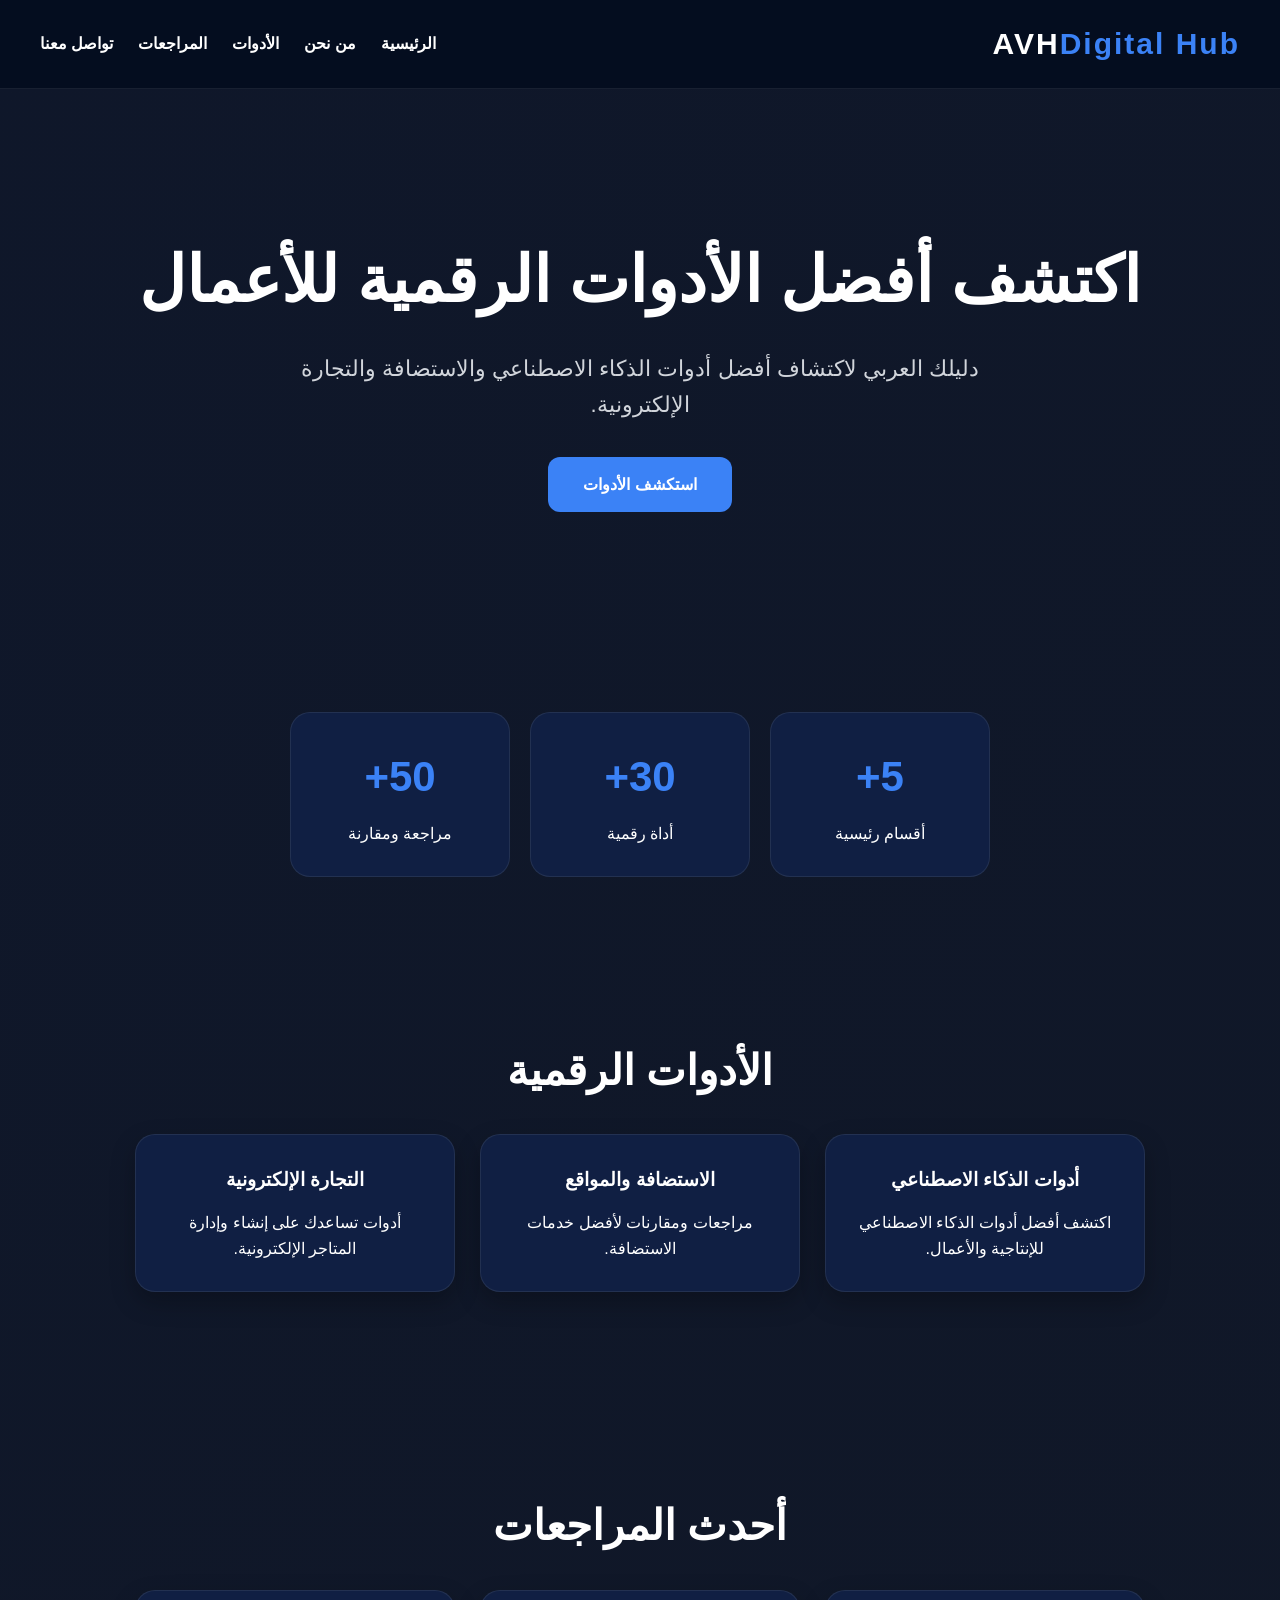
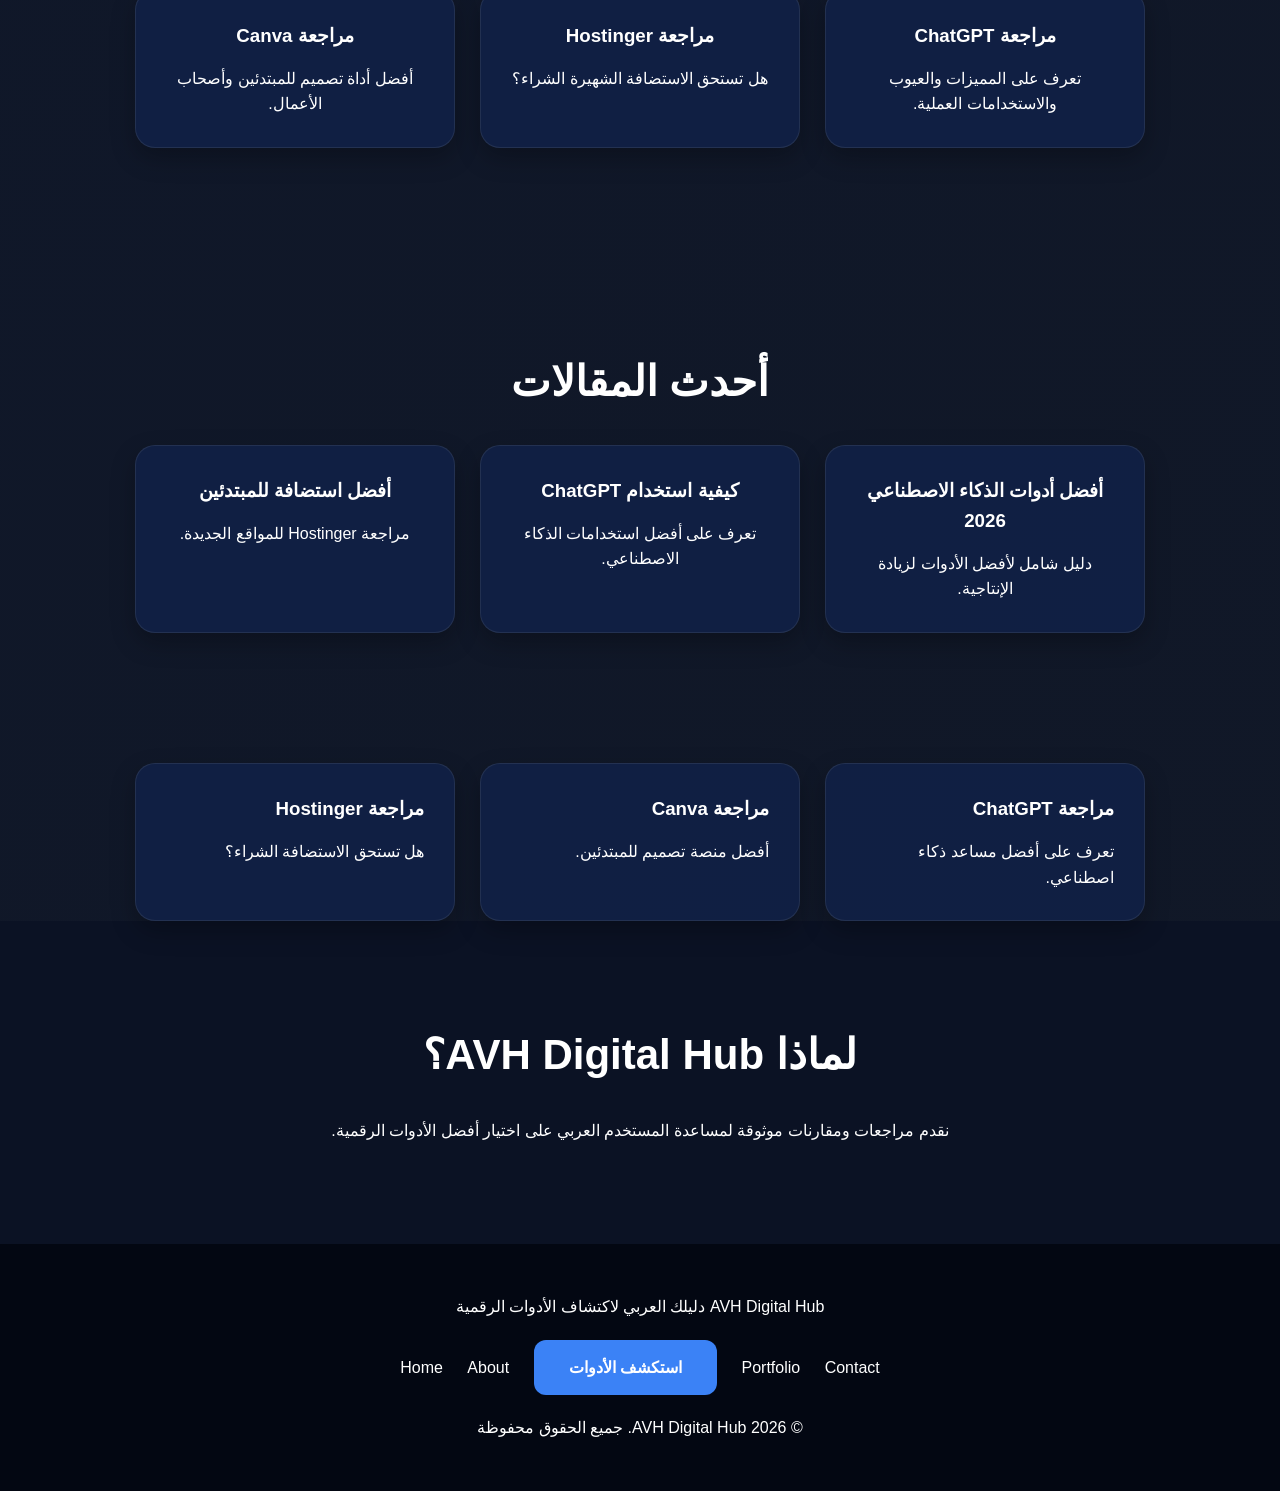
<file: index.html>
<!DOCTYPE html>
<html lang="ar" dir="rtl">
<head>
<meta charset="UTF-8">
<meta name="viewport" content="width=device-width, initial-scale=1.0">
<title>AVH Business</title>

<link rel="stylesheet" href="assets/css/style.css">
</head>

<body>

<nav class="navbar">

<div class="logo">AVH<span>Digital Hub</span></div>
<ul class="nav-links">
<li><a href="index.html">الرئيسية</a></li>
<li><a href="about.html">من نحن</a></li>
<li><a href="tools.html">الأدوات</a></li>
<li><a href="reviews.html">المراجعات</a></li>
<li><a href="contact.html">تواصل معنا</a></li>
</ul>
</nav>

<header class="hero">

<h1>اكتشف أفضل الأدوات الرقمية للأعمال</h1>

<p>
دليلك العربي لاكتشاف أفضل أدوات الذكاء الاصطناعي والاستضافة والتجارة الإلكترونية.
</p>

<a href="tools.html" class="btn">
استكشف الأدوات
</a>

</header>

<section class="stats">

<div class="stat-card">
<h3>5+</h3>
<p>أقسام رئيسية</p>
</div>

<div class="stat-card">
<h3>30+</h3>
<p>أداة رقمية</p>
</div>

<div class="stat-card">
<h3>50+</h3>
<p>مراجعة ومقارنة</p>
</div>

</section>

<section class="section">

<h2>الأدوات الرقمية</h2>

<div class="cards">

<a href="ai-tools-2026.html" class="card">
<h3>أدوات الذكاء الاصطناعي</h3>
<p>اكتشف أفضل أدوات الذكاء الاصطناعي للإنتاجية والأعمال.</p>
</a>

<a href="hostinger-review.html" class="card">
<h3>الاستضافة والمواقع</h3>
<p>مراجعات ومقارنات لأفضل خدمات الاستضافة.</p>
</a>

<a href="shopify-vs-woocommerce.html" class="card">
<h3>التجارة الإلكترونية</h3>
<p>أدوات تساعدك على إنشاء وإدارة المتاجر الإلكترونية.</p>
</a>

</div>

</section>

<section class="section">

<h2>أحدث المراجعات</h2>

<div class="cards">

<a href="chatgpt-review.html" class="card">
<h3>مراجعة ChatGPT</h3>
<p>تعرف على المميزات والعيوب والاستخدامات العملية.</p>
</a>

<a href="hostinger-review.html" class="card">
<h3>مراجعة Hostinger</h3>
<p>هل تستحق الاستضافة الشهيرة الشراء؟</p>
</a>

<a href="canva-review.html" class="card">
<h3>مراجعة Canva</h3>
<p>أفضل أداة تصميم للمبتدئين وأصحاب الأعمال.</p>
</a>

</div>

</section>

<section class="section">

<h2>أحدث المقالات</h2>

<div class="cards">

<a href="ai-tools-2026.html" class="card">
<h3>أفضل أدوات الذكاء الاصطناعي 2026</h3>
<p>دليل شامل لأفضل الأدوات لزيادة الإنتاجية.</p>
</a>

<a href="chatgpt-review.html" class="card">
<h3>كيفية استخدام ChatGPT</h3>
<p>تعرف على أفضل استخدامات الذكاء الاصطناعي.</p>
</a>

<a href="hostinger-review.html" class="card">
<h3>أفضل استضافة للمبتدئين</h3>
<p>مراجعة Hostinger للمواقع الجديدة.</p>
</a>

</div>

</section>
<div class="cards">

<div class="card">
<h3>مراجعة ChatGPT</h3>
<p>تعرف على أفضل مساعد ذكاء اصطناعي.</p>
</div>

<div class="card">
<h3>مراجعة Canva</h3>
<p>أفضل منصة تصميم للمبتدئين.</p>
</div>

<div class="card">
<h3>مراجعة Hostinger</h3>
<p>هل تستحق الاستضافة الشراء؟</p>
</div>

</div>

</section>
</div>

</section>

<section class="section dark">

<h2>لماذا AVH Digital Hub؟</h2>

<p>
نقدم مراجعات ومقارنات موثوقة لمساعدة المستخدم العربي على اختيار أفضل الأدوات الرقمية.
</p>

</section>

<footer class="footer">
AVH Digital Hub
دليلك العربي لاكتشاف الأدوات الرقمية

<div class="footer-links">
<a href="index.html">Home</a>
<a href="about.html">About</a>
<a href="tools.html" class="btn">
استكشف الأدوات
</a>
<a href="portfolio.html">Portfolio</a>
<a href="contact.html">Contact</a>
</div>

<p> © 2026 AVH Digital Hub. جميع الحقوق محفوظة </p>

</footer>

</body>
</html>
</file>
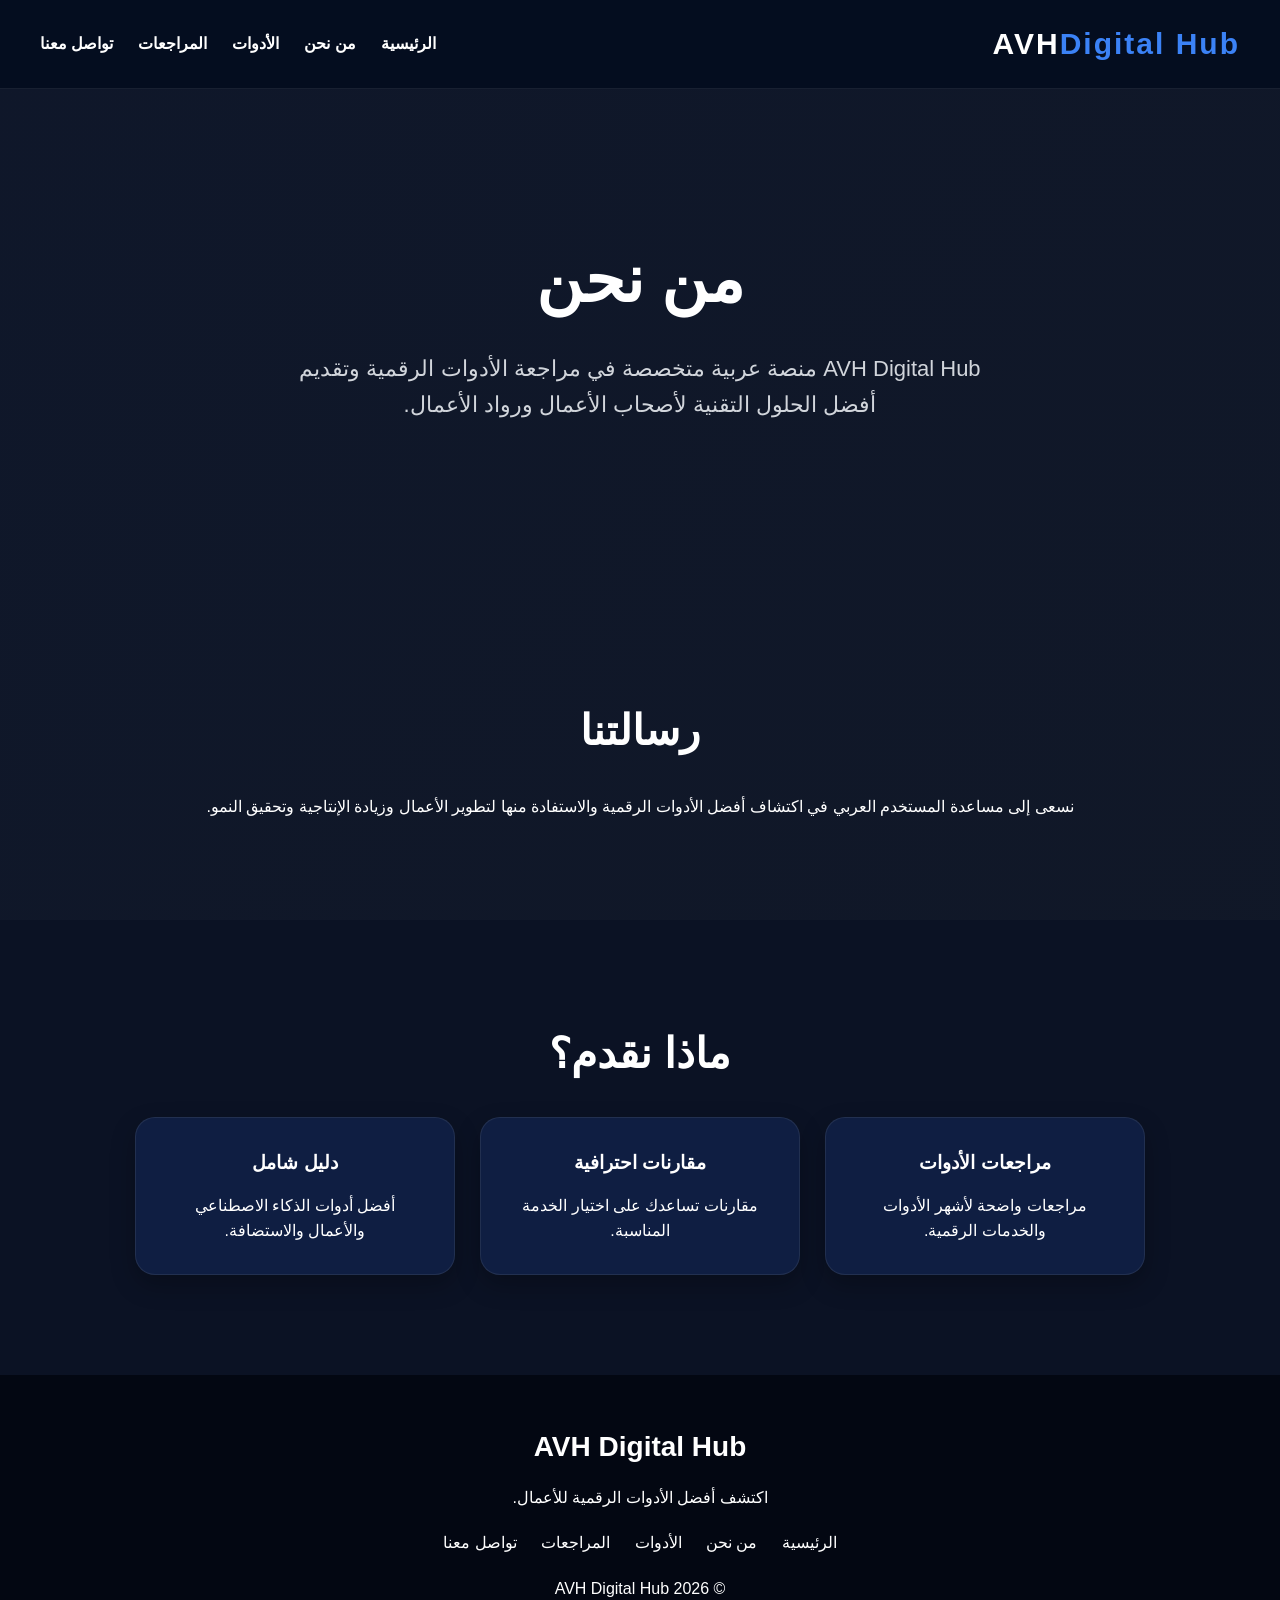
<file: about.html>
<!DOCTYPE html>
<html lang="ar" dir="rtl">
<head>
<meta charset="UTF-8">
<meta name="viewport" content="width=device-width, initial-scale=1.0">

<title>من نحن - AVH Digital Hub</title>

<link rel="stylesheet" href="assets/css/style.css">
</head>

<body>

<nav class="navbar">

<div class="logo">
AVH<span>Digital Hub</span>
</div>

<ul class="nav-links">
<li><a href="index.html">الرئيسية</a></li>
<li><a href="about.html">من نحن</a></li>
<li><a href="tools.html">الأدوات</a></li>
<li><a href="reviews.html">المراجعات</a></li>
<li><a href="contact.html">تواصل معنا</a></li>
</ul>

</nav>

<section class="hero">

<h1>من نحن</h1>

<p>
AVH Digital Hub منصة عربية متخصصة في مراجعة الأدوات الرقمية
وتقديم أفضل الحلول التقنية لأصحاب الأعمال ورواد الأعمال.
</p>

</section>

<section class="section">

<h2>رسالتنا</h2>

<p>
نسعى إلى مساعدة المستخدم العربي في اكتشاف أفضل الأدوات الرقمية
والاستفادة منها لتطوير الأعمال وزيادة الإنتاجية وتحقيق النمو.
</p>

</section>

<section class="section dark">

<h2>ماذا نقدم؟</h2>

<div class="cards">

<div class="card">
<h3>مراجعات الأدوات</h3>
<p>مراجعات واضحة لأشهر الأدوات والخدمات الرقمية.</p>
</div>

<div class="card">
<h3>مقارنات احترافية</h3>
<p>مقارنات تساعدك على اختيار الخدمة المناسبة.</p>
</div>

<div class="card">
<h3>دليل شامل</h3>
<p>أفضل أدوات الذكاء الاصطناعي والأعمال والاستضافة.</p>
</div>

</div>

</section>

<footer class="footer">

<h3>AVH Digital Hub</h3>

<p>اكتشف أفضل الأدوات الرقمية للأعمال.</p>

<div class="footer-links">
<a href="index.html">الرئيسية</a>
<a href="about.html">من نحن</a>
<a href="tools.html">الأدوات</a>
<a href="reviews.html">المراجعات</a>
<a href="contact.html">تواصل معنا</a>
</div>

<p>© 2026 AVH Digital Hub</p>

</footer>

</body>
</html>
</file>
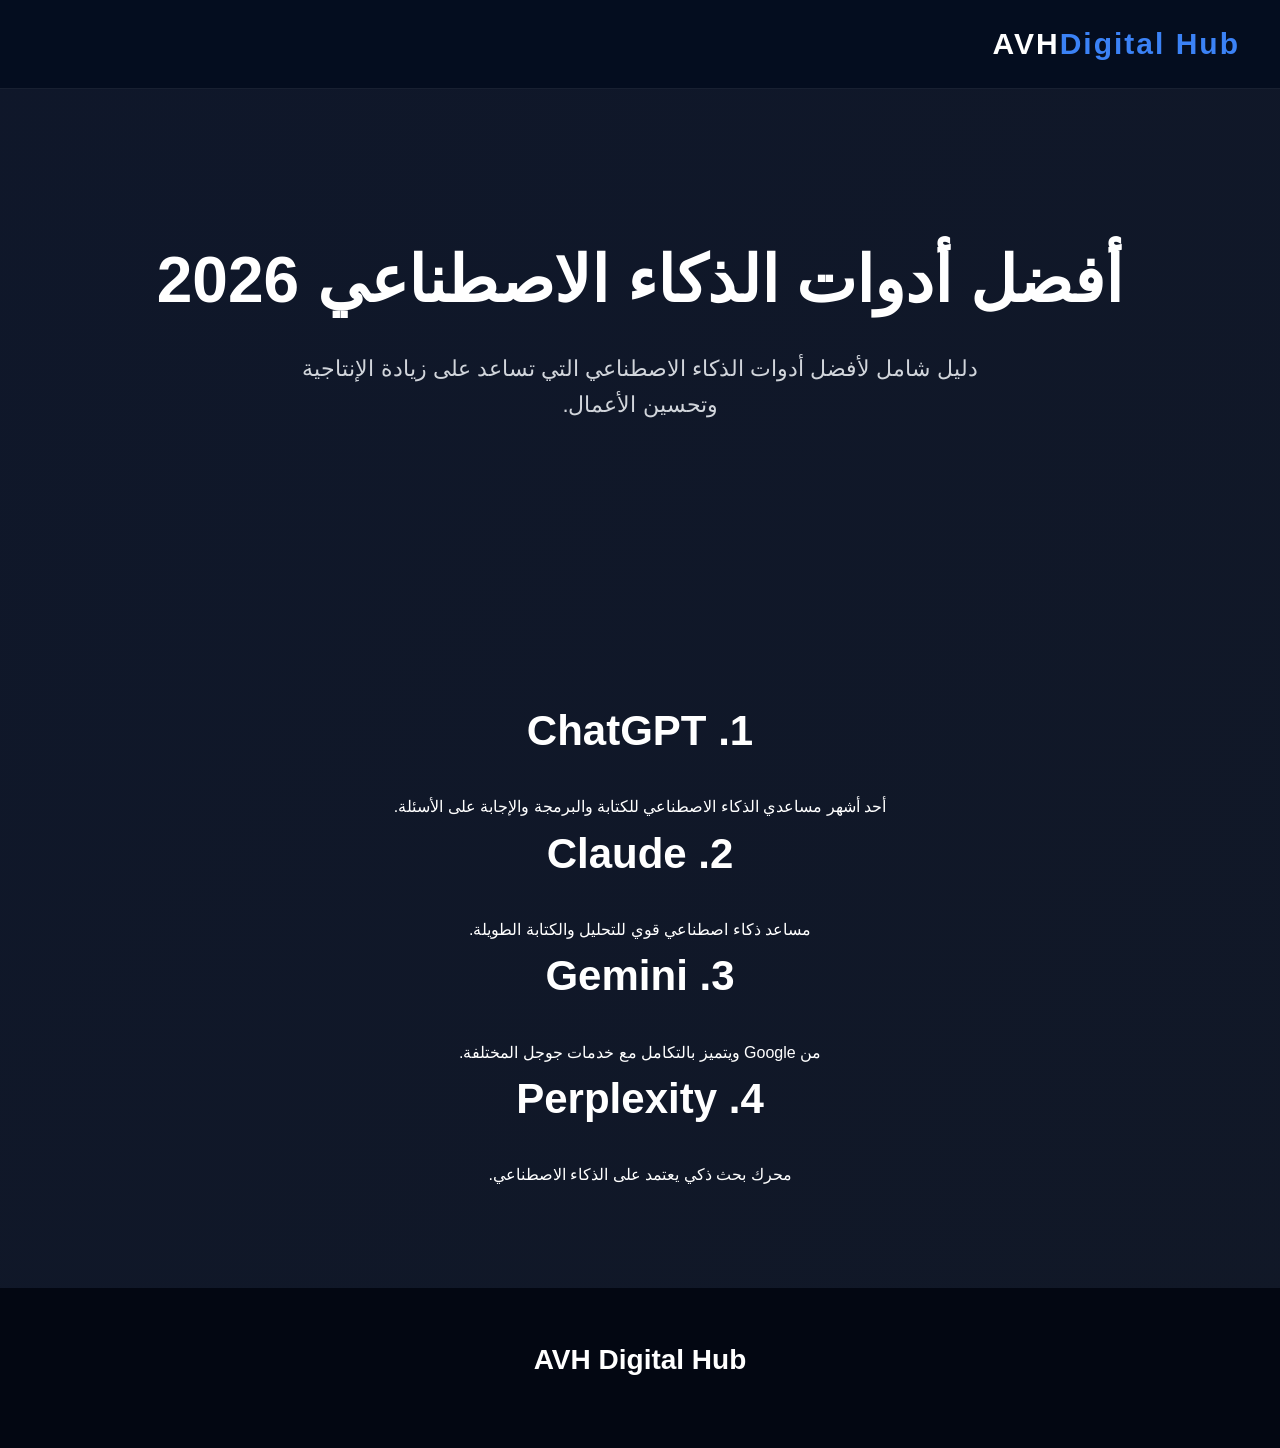
<file: ai-tools-2026.html>
<!DOCTYPE html>
<html lang="ar" dir="rtl">
<head>
<meta charset="UTF-8">
<meta name="viewport" content="width=device-width, initial-scale=1.0">
<title>أفضل أدوات الذكاء الاصطناعي 2026</title>

<link rel="stylesheet" href="assets/css/style.css">
</head>

<body>

<nav class="navbar">
<div class="logo">
AVH<span>Digital Hub</span>
</div>
</nav>

<section class="hero">

<h1>أفضل أدوات الذكاء الاصطناعي 2026</h1>

<p>
دليل شامل لأفضل أدوات الذكاء الاصطناعي التي تساعد على زيادة الإنتاجية وتحسين الأعمال.
</p>

</section>

<section class="section">

<h2>1. ChatGPT</h2>
<p>
أحد أشهر مساعدي الذكاء الاصطناعي للكتابة والبرمجة والإجابة على الأسئلة.
</p>

<h2>2. Claude</h2>
<p>
مساعد ذكاء اصطناعي قوي للتحليل والكتابة الطويلة.
</p>

<h2>3. Gemini</h2>
<p>
من Google ويتميز بالتكامل مع خدمات جوجل المختلفة.
</p>

<h2>4. Perplexity</h2>
<p>
محرك بحث ذكي يعتمد على الذكاء الاصطناعي.
</p>

</section>

<footer class="footer">
<h3>AVH Digital Hub</h3>
</footer>

</body>
</html>
</file>
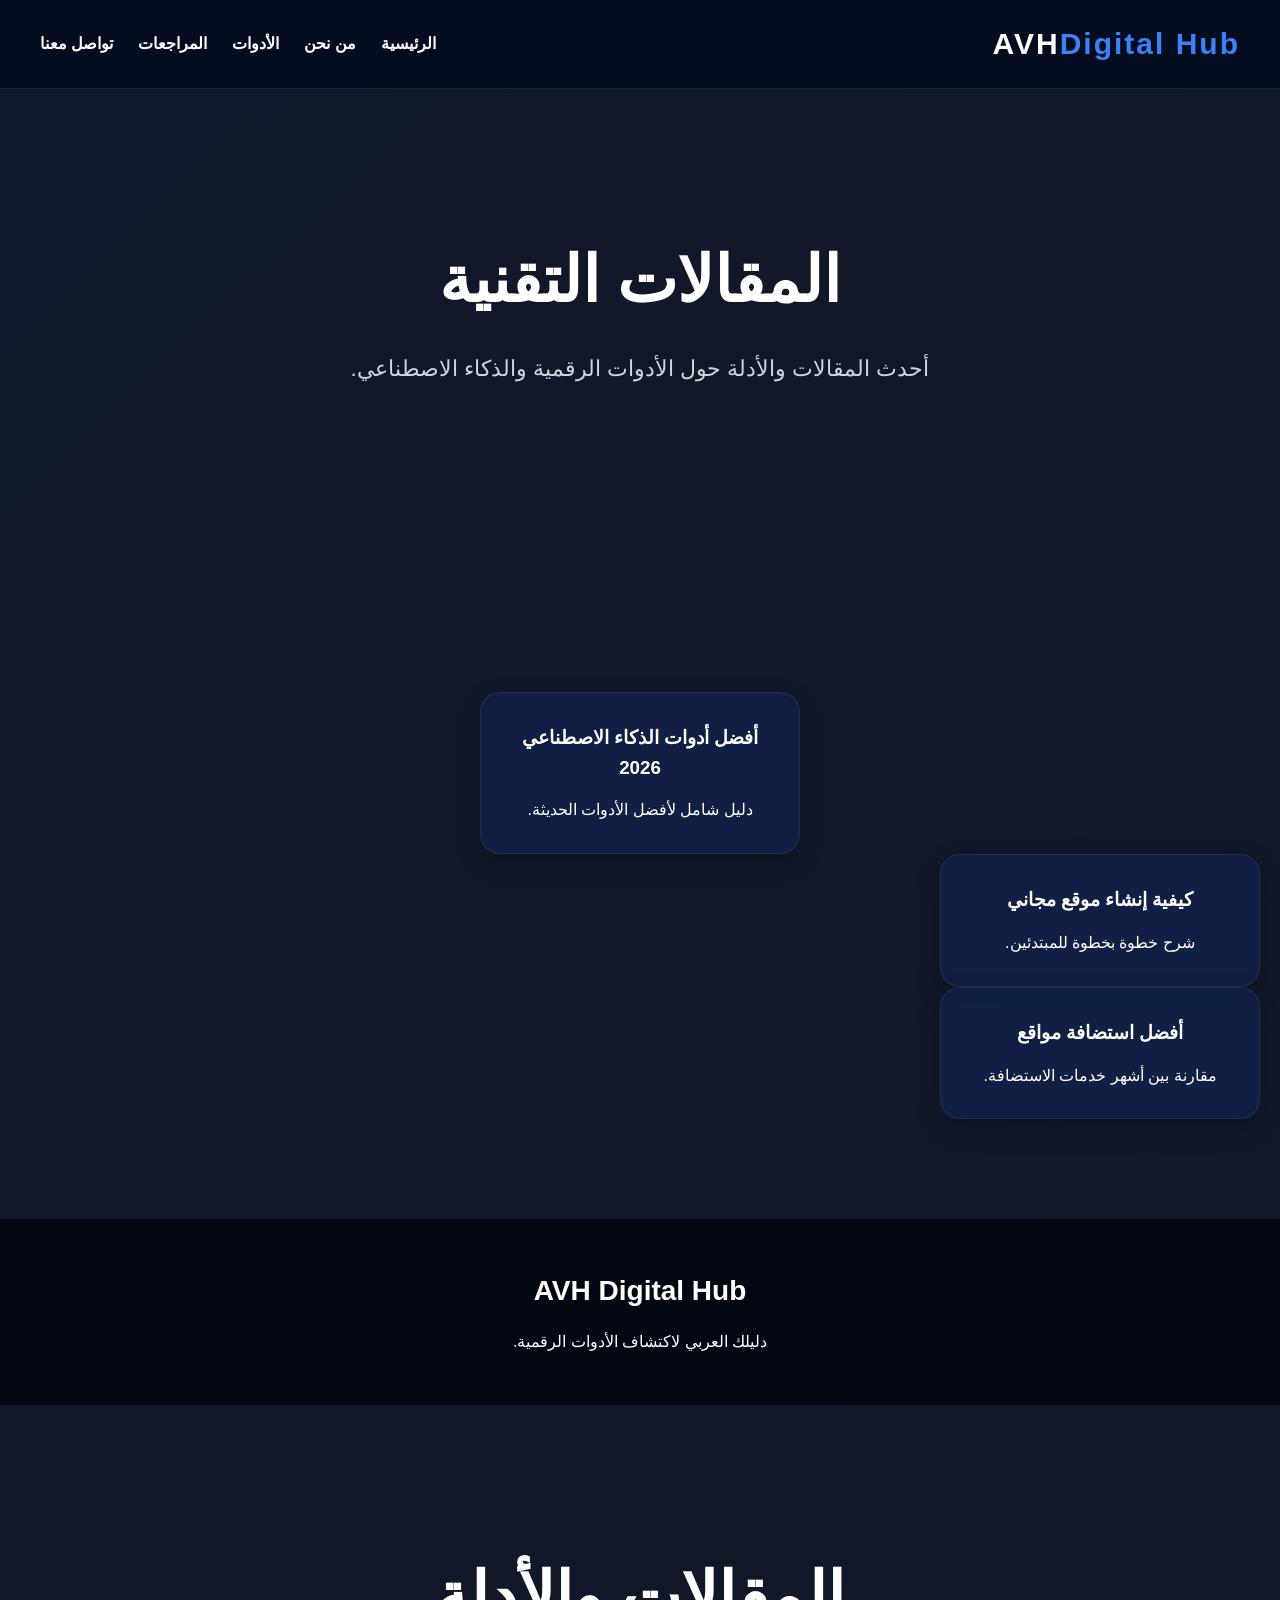
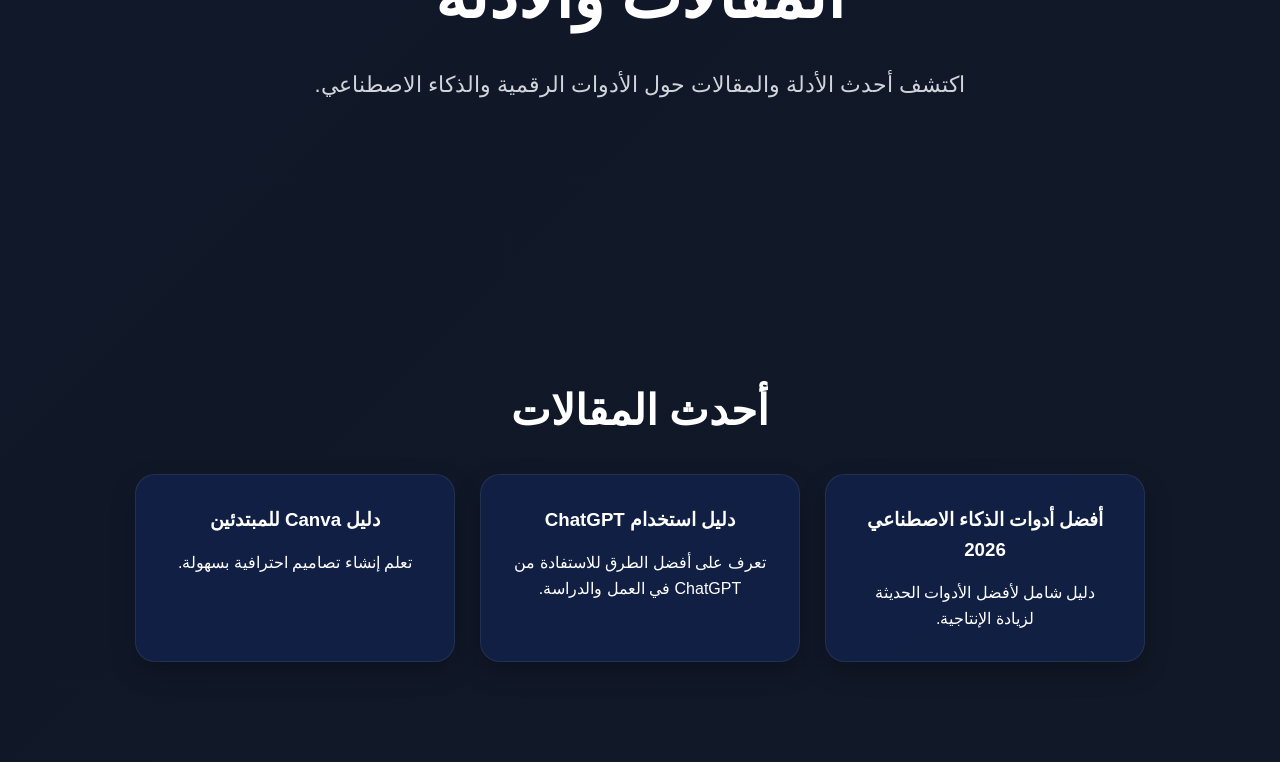
<file: articles.html>
<!DOCTYPE html>
<html lang="ar" dir="rtl">
<head>
<meta charset="UTF-8">
<meta name="viewport" content="width=device-width, initial-scale=1.0">
<title>المقالات - AVH Digital Hub</title>
<link rel="stylesheet" href="assets/css/style.css">
</head>

<body>

<nav class="navbar">
<div class="logo">
AVH<span>Digital Hub</span>
</div>

<ul class="nav-links">
<li><a href="index.html">الرئيسية</a></li>
<li><a href="about.html">من نحن</a></li>
<li><a href="services.html">الأدوات</a></li>
<li><a href="reviews.html">المراجعات</a></li>
<li><a href="contact.html">تواصل معنا</a></li>
</ul>
</nav>

<section class="hero">
<h1>المقالات التقنية</h1>
<p>أحدث المقالات والأدلة حول الأدوات الرقمية والذكاء الاصطناعي.</p>
</section>

<section class="section">

<div class="cards">

<a href="ai-tools-2026.html" class="card">
<h3>أفضل أدوات الذكاء الاصطناعي 2026</h3>
<p>دليل شامل لأفضل الأدوات الحديثة.</p>
</a>
</div>

<div class="card">
<h3>كيفية إنشاء موقع مجاني</h3>
<p>شرح خطوة بخطوة للمبتدئين.</p>
</div>

<div class="card">
<h3>أفضل استضافة مواقع</h3>
<p>مقارنة بين أشهر خدمات الاستضافة.</p>
</div>

</div>

</section>

<footer class="footer">
<h3>AVH Digital Hub</h3>
<p>دليلك العربي لاكتشاف الأدوات الرقمية.</p>
</footer>

</body>
</html>
<section class="hero">

<h1>المقالات والأدلة</h1>

<p>
اكتشف أحدث الأدلة والمقالات حول الأدوات الرقمية والذكاء الاصطناعي.
</p>

</section>

<section class="section">

<h2>أحدث المقالات</h2>

<div class="cards">

<a href="ai-tools-2026.html" class="card">
<h3>أفضل أدوات الذكاء الاصطناعي 2026</h3>
<p>دليل شامل لأفضل الأدوات الحديثة لزيادة الإنتاجية.</p>
</a>

<a href="chatgpt-review.html" class="card">
<h3>دليل استخدام ChatGPT</h3>
<p>تعرف على أفضل الطرق للاستفادة من ChatGPT في العمل والدراسة.</p>
</a>

<a href="canva-review.html" class="card">
<h3>دليل Canva للمبتدئين</h3>
<p>تعلم إنشاء تصاميم احترافية بسهولة.</p>
</a>

</div>

</section>
</file>
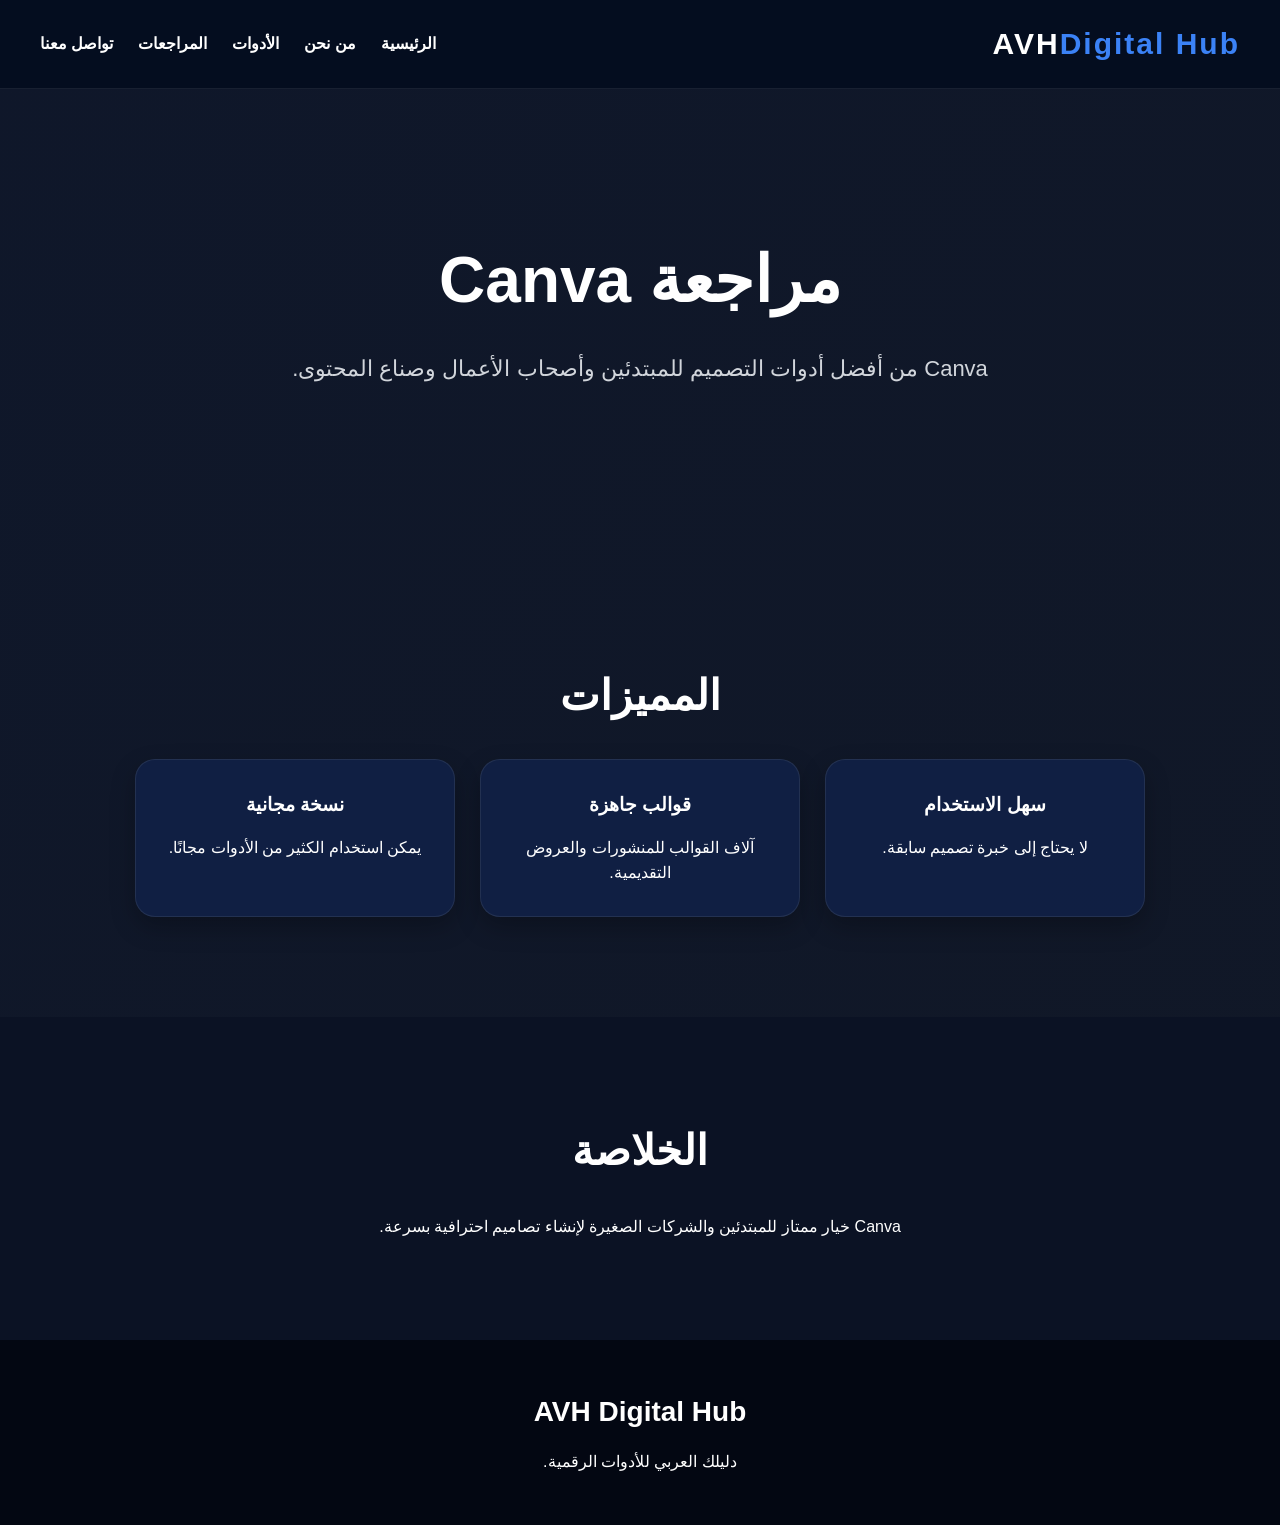
<file: canva-review.html>
<!DOCTYPE html>
<html lang="ar" dir="rtl">
<head>
<meta charset="UTF-8">
<meta name="viewport" content="width=device-width, initial-scale=1.0">
<title>مراجعة Canva - AVH Digital Hub</title>

<link rel="stylesheet" href="assets/css/style.css">
</head>

<body>

<nav class="navbar">
<div class="logo">
AVH<span>Digital Hub</span>
</div>

<ul class="nav-links">
<li><a href="index.html">الرئيسية</a></li>
<li><a href="about.html">من نحن</a></li>
<li><a href="services.html">الأدوات</a></li>
<li><a href="reviews.html">المراجعات</a></li>
<li><a href="contact.html">تواصل معنا</a></li>
</ul>
</nav>

<section class="hero">

<h1>مراجعة Canva</h1>

<p>
Canva من أفضل أدوات التصميم للمبتدئين وأصحاب الأعمال وصناع المحتوى.
</p>

</section>

<section class="section">

<h2>المميزات</h2>

<div class="cards">

<div class="card">
<h3>سهل الاستخدام</h3>
<p>لا يحتاج إلى خبرة تصميم سابقة.</p>
</div>

<div class="card">
<h3>قوالب جاهزة</h3>
<p>آلاف القوالب للمنشورات والعروض التقديمية.</p>
</div>

<div class="card">
<h3>نسخة مجانية</h3>
<p>يمكن استخدام الكثير من الأدوات مجانًا.</p>
</div>

</div>

</section>

<section class="section dark">

<h2>الخلاصة</h2>

<p>
Canva خيار ممتاز للمبتدئين والشركات الصغيرة لإنشاء تصاميم احترافية بسرعة.
</p>

</section>

<footer class="footer">
<h3>AVH Digital Hub</h3>
<p>دليلك العربي للأدوات الرقمية.</p>
</footer>

</body>
</html>
</file>
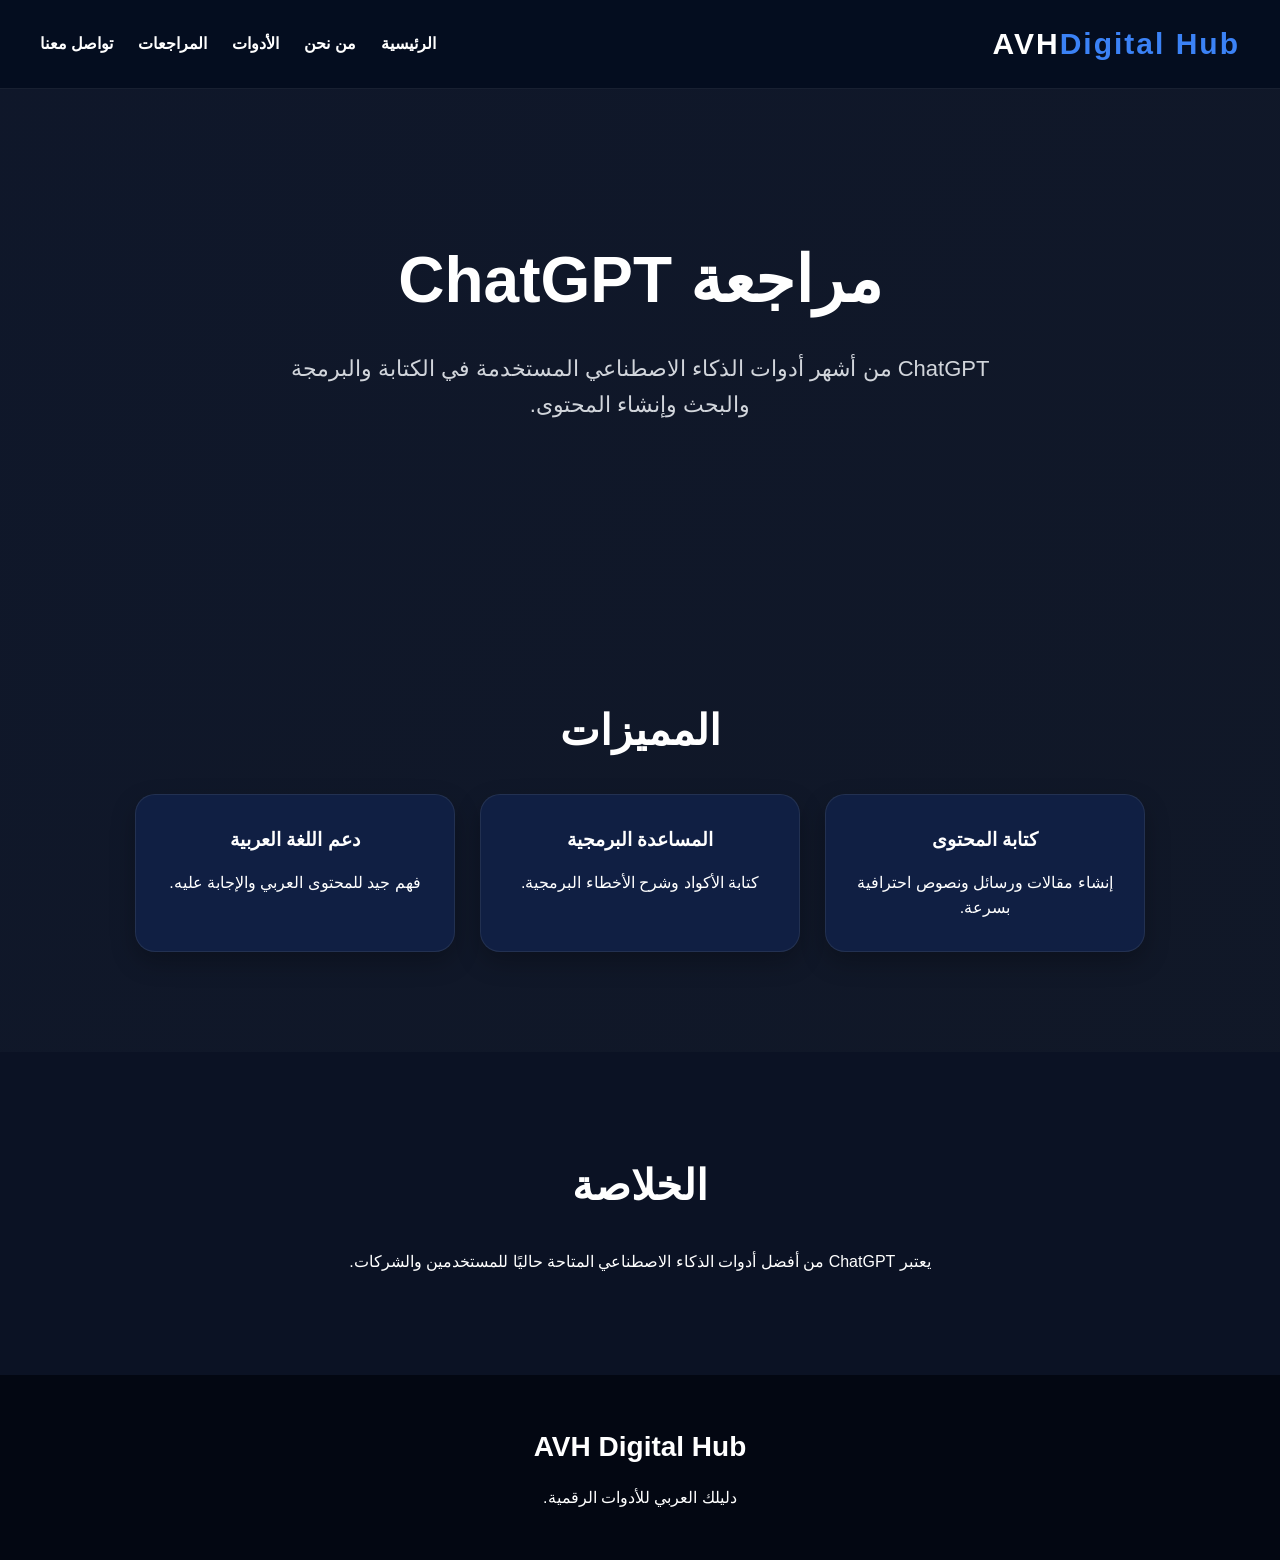
<file: chatgpt-review.html>
<!DOCTYPE html>
<html lang="ar" dir="rtl">
<head>
<meta charset="UTF-8">
<meta name="viewport" content="width=device-width, initial-scale=1.0">
<title>مراجعة ChatGPT - AVH Digital Hub</title>

<link rel="stylesheet" href="assets/css/style.css">
</head>

<body>

<nav class="navbar">
<div class="logo">
AVH<span>Digital Hub</span>
</div>

<ul class="nav-links">
<li><a href="index.html">الرئيسية</a></li>
<li><a href="about.html">من نحن</a></li>
<li><a href="services.html">الأدوات</a></li>
<li><a href="reviews.html">المراجعات</a></li>
<li><a href="contact.html">تواصل معنا</a></li>
</ul>
</nav>

<section class="hero">

<h1>مراجعة ChatGPT</h1>

<p>
ChatGPT من أشهر أدوات الذكاء الاصطناعي المستخدمة في الكتابة والبرمجة والبحث وإنشاء المحتوى.
</p>

</section>

<section class="section">

<h2>المميزات</h2>

<div class="cards">

<div class="card">
<h3>كتابة المحتوى</h3>
<p>إنشاء مقالات ورسائل ونصوص احترافية بسرعة.</p>
</div>

<div class="card">
<h3>المساعدة البرمجية</h3>
<p>كتابة الأكواد وشرح الأخطاء البرمجية.</p>
</div>

<div class="card">
<h3>دعم اللغة العربية</h3>
<p>فهم جيد للمحتوى العربي والإجابة عليه.</p>
</div>

</div>

</section>

<section class="section dark">

<h2>الخلاصة</h2>

<p>
يعتبر ChatGPT من أفضل أدوات الذكاء الاصطناعي المتاحة حاليًا للمستخدمين والشركات.
</p>

</section>

<footer class="footer">
<h3>AVH Digital Hub</h3>
<p>دليلك العربي للأدوات الرقمية.</p>
</footer>

</body>
</html>
</file>
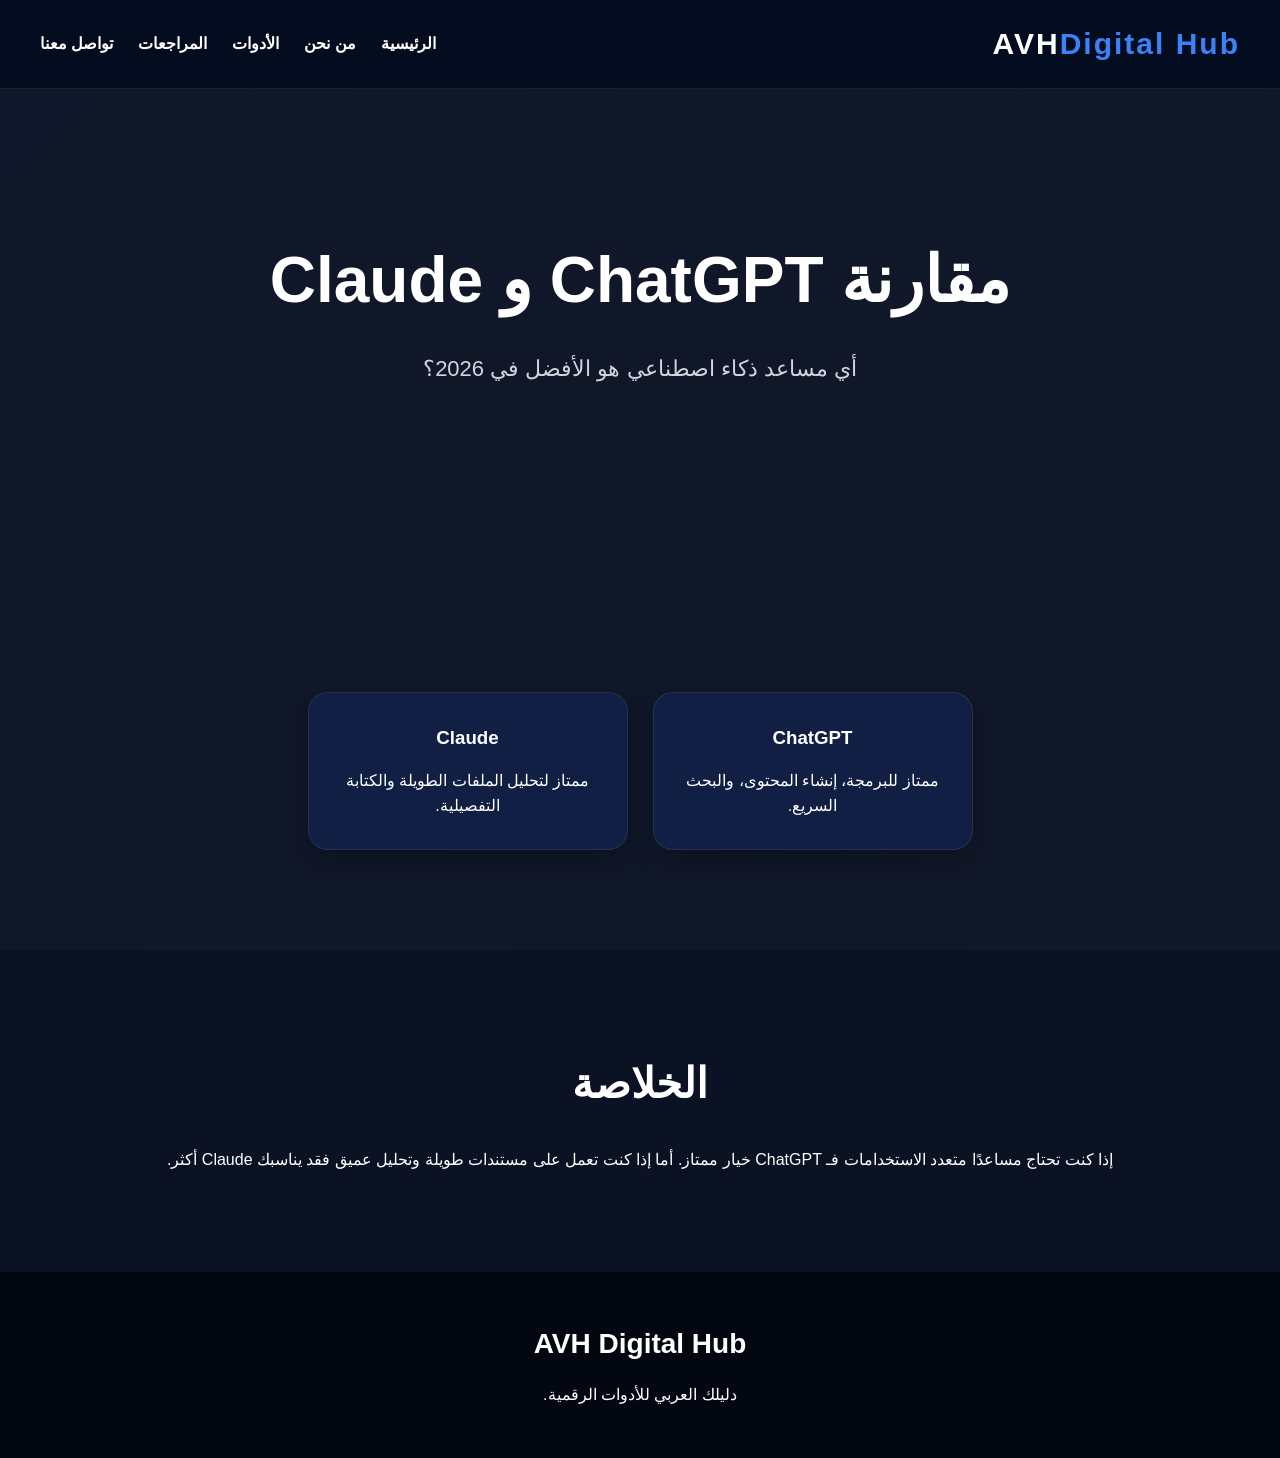
<file: chatgpt-vs-claude.html>
<!DOCTYPE html>
<html lang="ar" dir="rtl">
<head>
<meta charset="UTF-8">
<meta name="viewport" content="width=device-width, initial-scale=1.0">
<title>ChatGPT vs Claude</title>

<link rel="stylesheet" href="assets/css/style.css">
</head>

<body>

<nav class="navbar">
<div class="logo">
AVH<span>Digital Hub</span>
</div>

<ul class="nav-links">
<li><a href="index.html">الرئيسية</a></li>
<li><a href="about.html">من نحن</a></li>
<li><a href="tools.html">الأدوات</a></li>
<li><a href="reviews.html">المراجعات</a></li>
<li><a href="contact.html">تواصل معنا</a></li>
</ul>
</nav>

<section class="hero">
<h1>مقارنة ChatGPT و Claude</h1>
<p>أي مساعد ذكاء اصطناعي هو الأفضل في 2026؟</p>
</section>

<section class="section">

<div class="cards">

<div class="card">
<h3>ChatGPT</h3>
<p>
ممتاز للبرمجة، إنشاء المحتوى، والبحث السريع.
</p>
</div>

<div class="card">
<h3>Claude</h3>
<p>
ممتاز لتحليل الملفات الطويلة والكتابة التفصيلية.
</p>
</div>

</div>

</section>

<section class="section dark">

<h2>الخلاصة</h2>

<p>
إذا كنت تحتاج مساعدًا متعدد الاستخدامات فـ ChatGPT خيار ممتاز.
أما إذا كنت تعمل على مستندات طويلة وتحليل عميق فقد يناسبك Claude أكثر.
</p>

</section>

<footer class="footer">
<h3>AVH Digital Hub</h3>
<p>دليلك العربي للأدوات الرقمية.</p>
</footer>

</body>
</html>
</file>
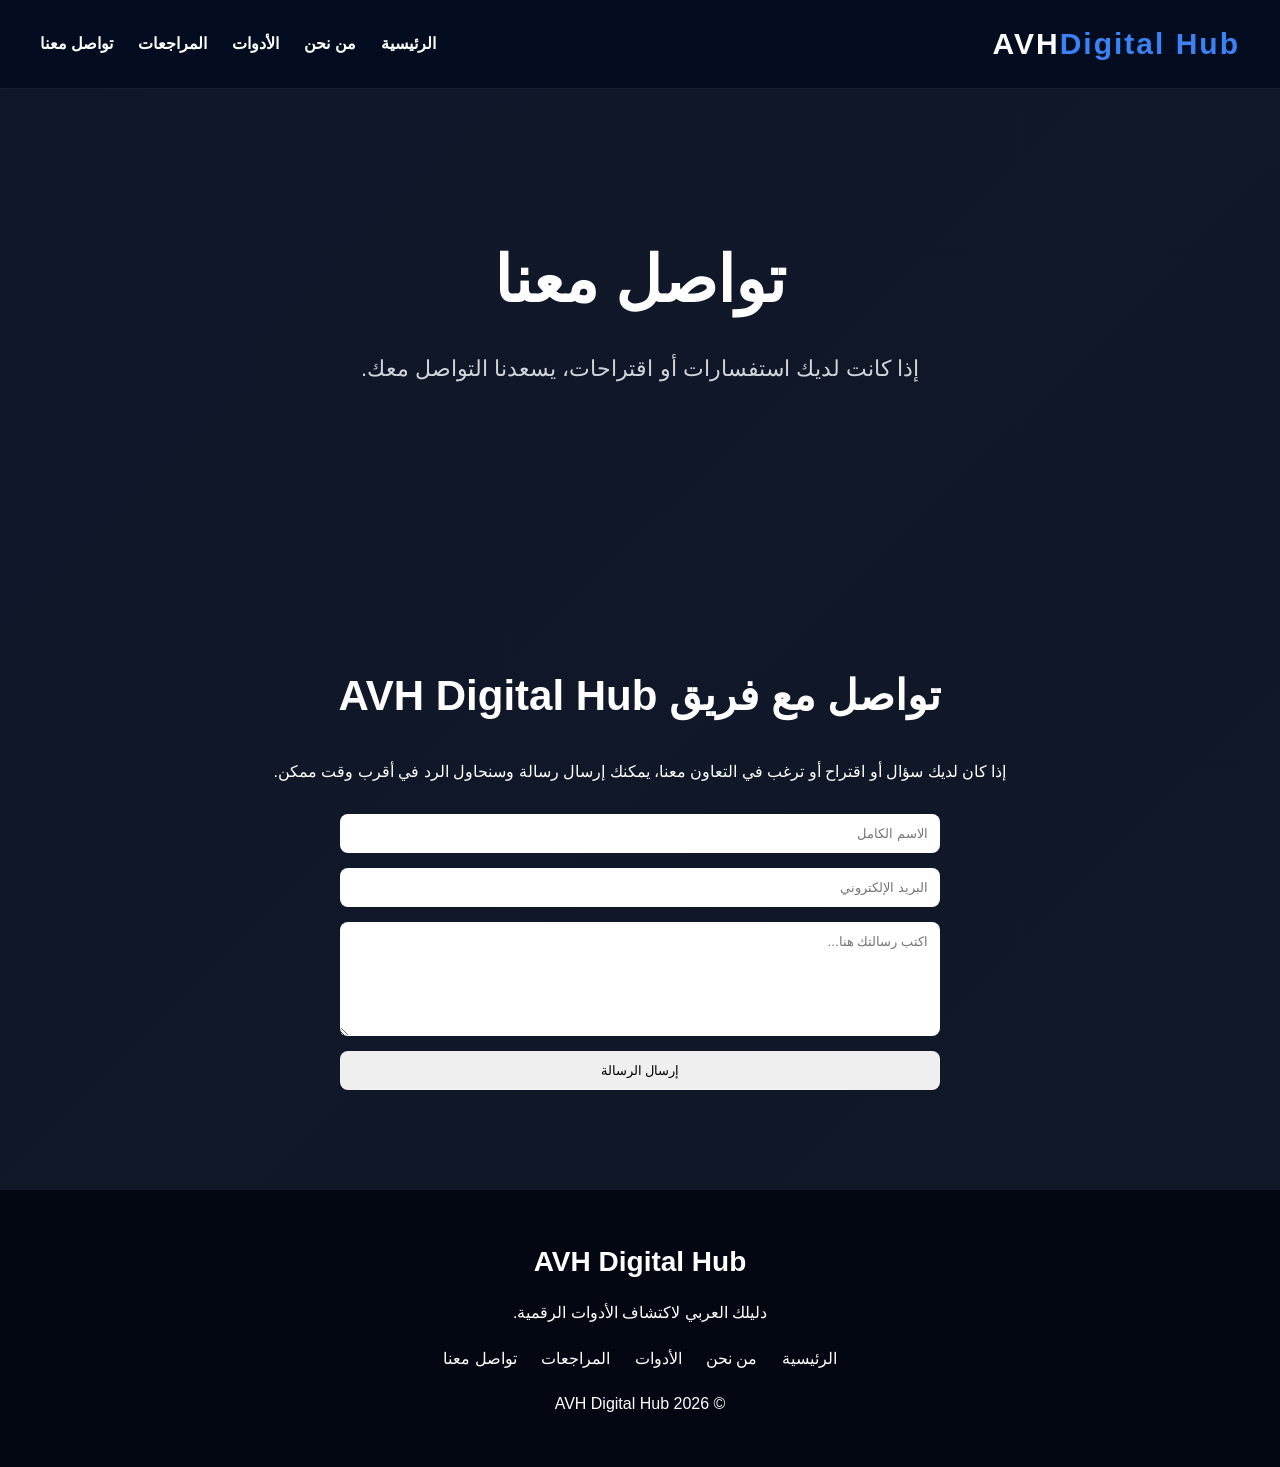
<file: contact.html>
<!DOCTYPE html>
<html lang="ar" dir="rtl">
<head>
<meta charset="UTF-8">
<meta name="viewport" content="width=device-width, initial-scale=1.0">

<title>تواصل معنا - AVH Digital Hub</title>

<link rel="stylesheet" href="assets/css/style.css">
</head>

<body>

<nav class="navbar">

<div class="logo">
AVH<span>Digital Hub</span>
</div>

<ul class="nav-links">
<li><a href="index.html">الرئيسية</a></li>
<li><a href="about.html">من نحن</a></li>
<li><a href="tools.html">الأدوات</a></li>
<li><a href="reviews.html">المراجعات</a></li>
<li><a href="contact.html">تواصل معنا</a></li>
</ul>

</nav>

<section class="hero">

<h1>تواصل معنا</h1>

<p>
إذا كانت لديك استفسارات أو اقتراحات، يسعدنا التواصل معك.
</p>

</section>

<section class="section">

<h2>تواصل مع فريق AVH Digital Hub</h2>

<p style="margin-bottom:30px;">
إذا كان لديك سؤال أو اقتراح أو ترغب في التعاون معنا،
يمكنك إرسال رسالة وسنحاول الرد في أقرب وقت ممكن.
</p>

<form class="contact-form">

<input type="text" placeholder="الاسم الكامل" required>

<input type="email" placeholder="البريد الإلكتروني" required>

<textarea rows="6" placeholder="اكتب رسالتك هنا..." required></textarea>

<button type="submit">إرسال الرسالة</button>

</form>

</section>

<footer class="footer">

<h3>AVH Digital Hub</h3>

<p>دليلك العربي لاكتشاف الأدوات الرقمية.</p>

<div class="footer-links">
<a href="index.html">الرئيسية</a>
<a href="about.html">من نحن</a>
<a href="services.html">الأدوات</a>
<a href="reviews.html">المراجعات</a>
<a href="contact.html">تواصل معنا</a>
</div>

<p>© 2026 AVH Digital Hub</p>

</footer>

</body>
</html>
</file>
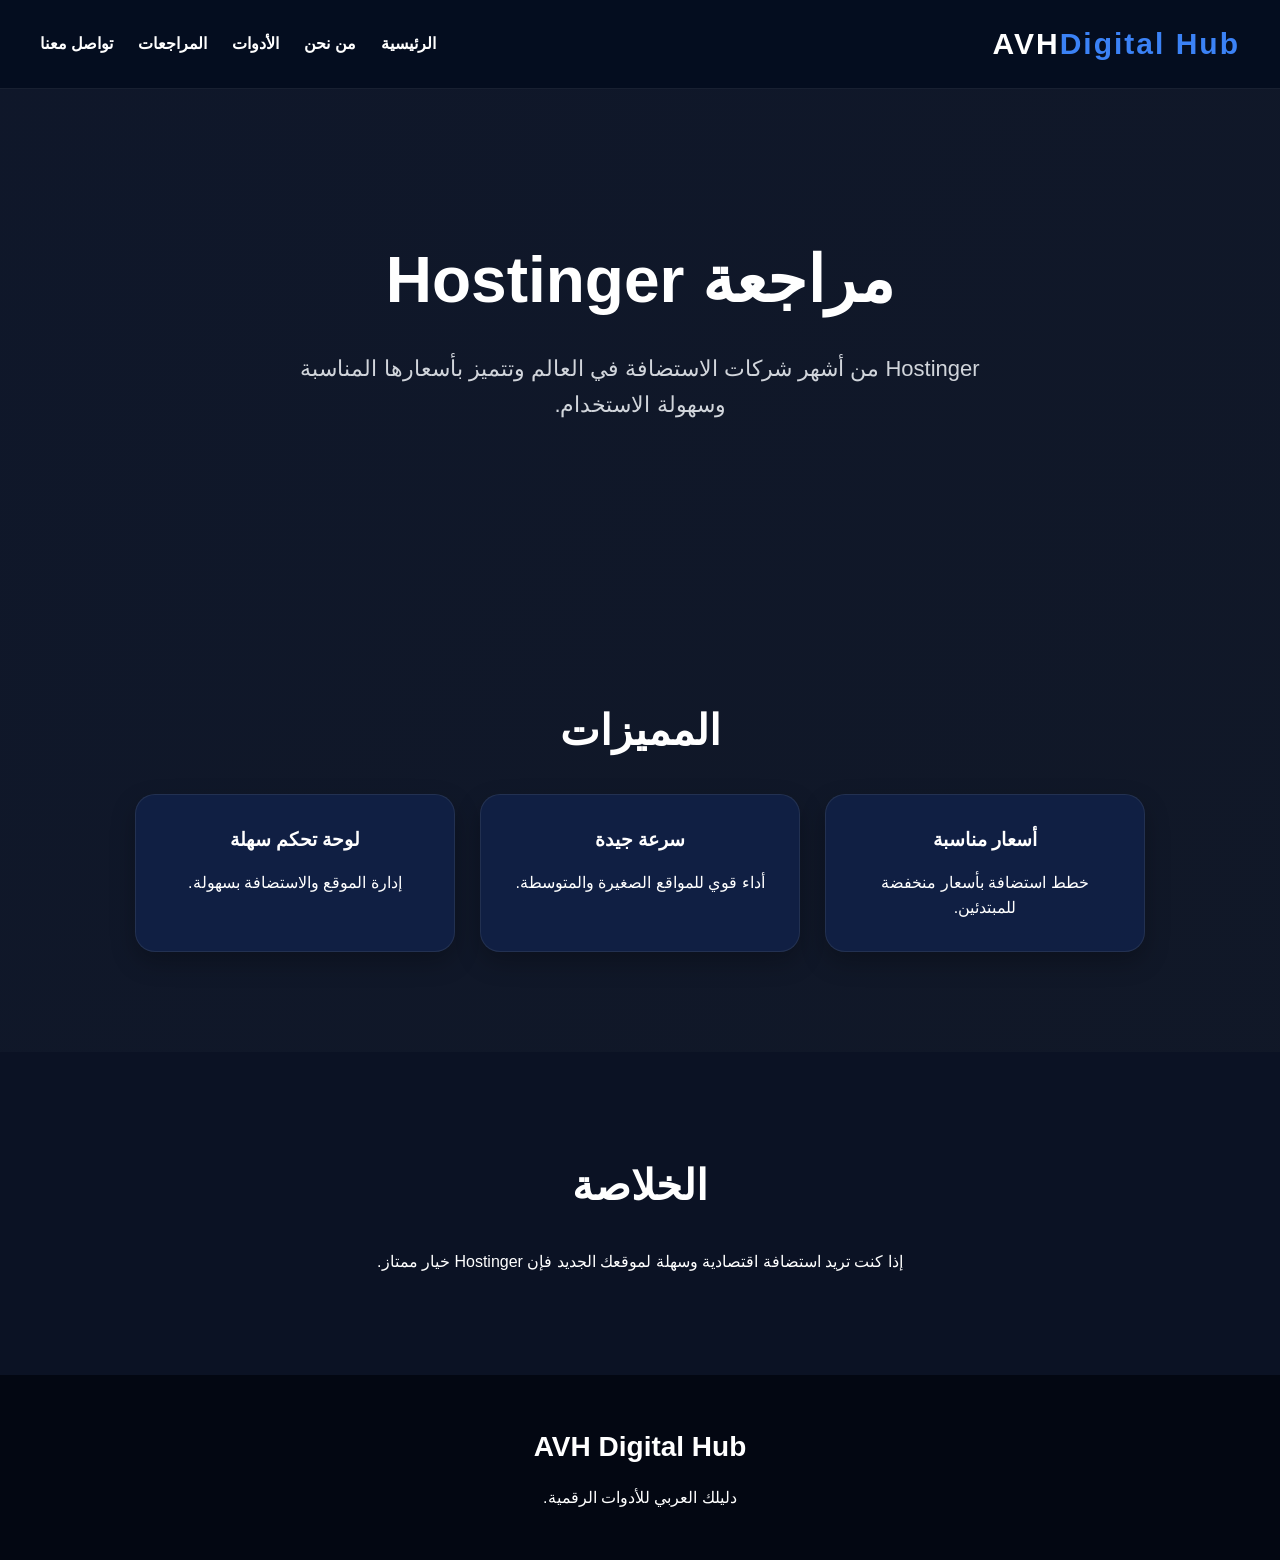
<file: hostinger-review.html>
<!DOCTYPE html>
<html lang="ar" dir="rtl">
<head>
<meta charset="UTF-8">
<meta name="viewport" content="width=device-width, initial-scale=1.0">
<title>مراجعة Hostinger - AVH Digital Hub</title>

<link rel="stylesheet" href="assets/css/style.css">
</head>

<body>

<nav class="navbar">
<div class="logo">
AVH<span>Digital Hub</span>
</div>

<ul class="nav-links">
<li><a href="index.html">الرئيسية</a></li>
<li><a href="about.html">من نحن</a></li>
<li><a href="tools.html">الأدوات</a></li>
<li><a href="reviews.html">المراجعات</a></li>
<li><a href="contact.html">تواصل معنا</a></li>
</ul>
</nav>

<section class="hero">

<h1>مراجعة Hostinger</h1>

<p>
Hostinger من أشهر شركات الاستضافة في العالم وتتميز بأسعارها المناسبة وسهولة الاستخدام.
</p>

</section>

<section class="section">

<h2>المميزات</h2>

<div class="cards">

<div class="card">
<h3>أسعار مناسبة</h3>
<p>خطط استضافة بأسعار منخفضة للمبتدئين.</p>
</div>

<div class="card">
<h3>سرعة جيدة</h3>
<p>أداء قوي للمواقع الصغيرة والمتوسطة.</p>
</div>

<div class="card">
<h3>لوحة تحكم سهلة</h3>
<p>إدارة الموقع والاستضافة بسهولة.</p>
</div>

</div>

</section>

<section class="section dark">

<h2>الخلاصة</h2>

<p>
إذا كنت تريد استضافة اقتصادية وسهلة لموقعك الجديد فإن Hostinger خيار ممتاز.
</p>

</section>

<footer class="footer">
<h3>AVH Digital Hub</h3>
<p>دليلك العربي للأدوات الرقمية.</p>
</footer>

</body>
</html>
</file>
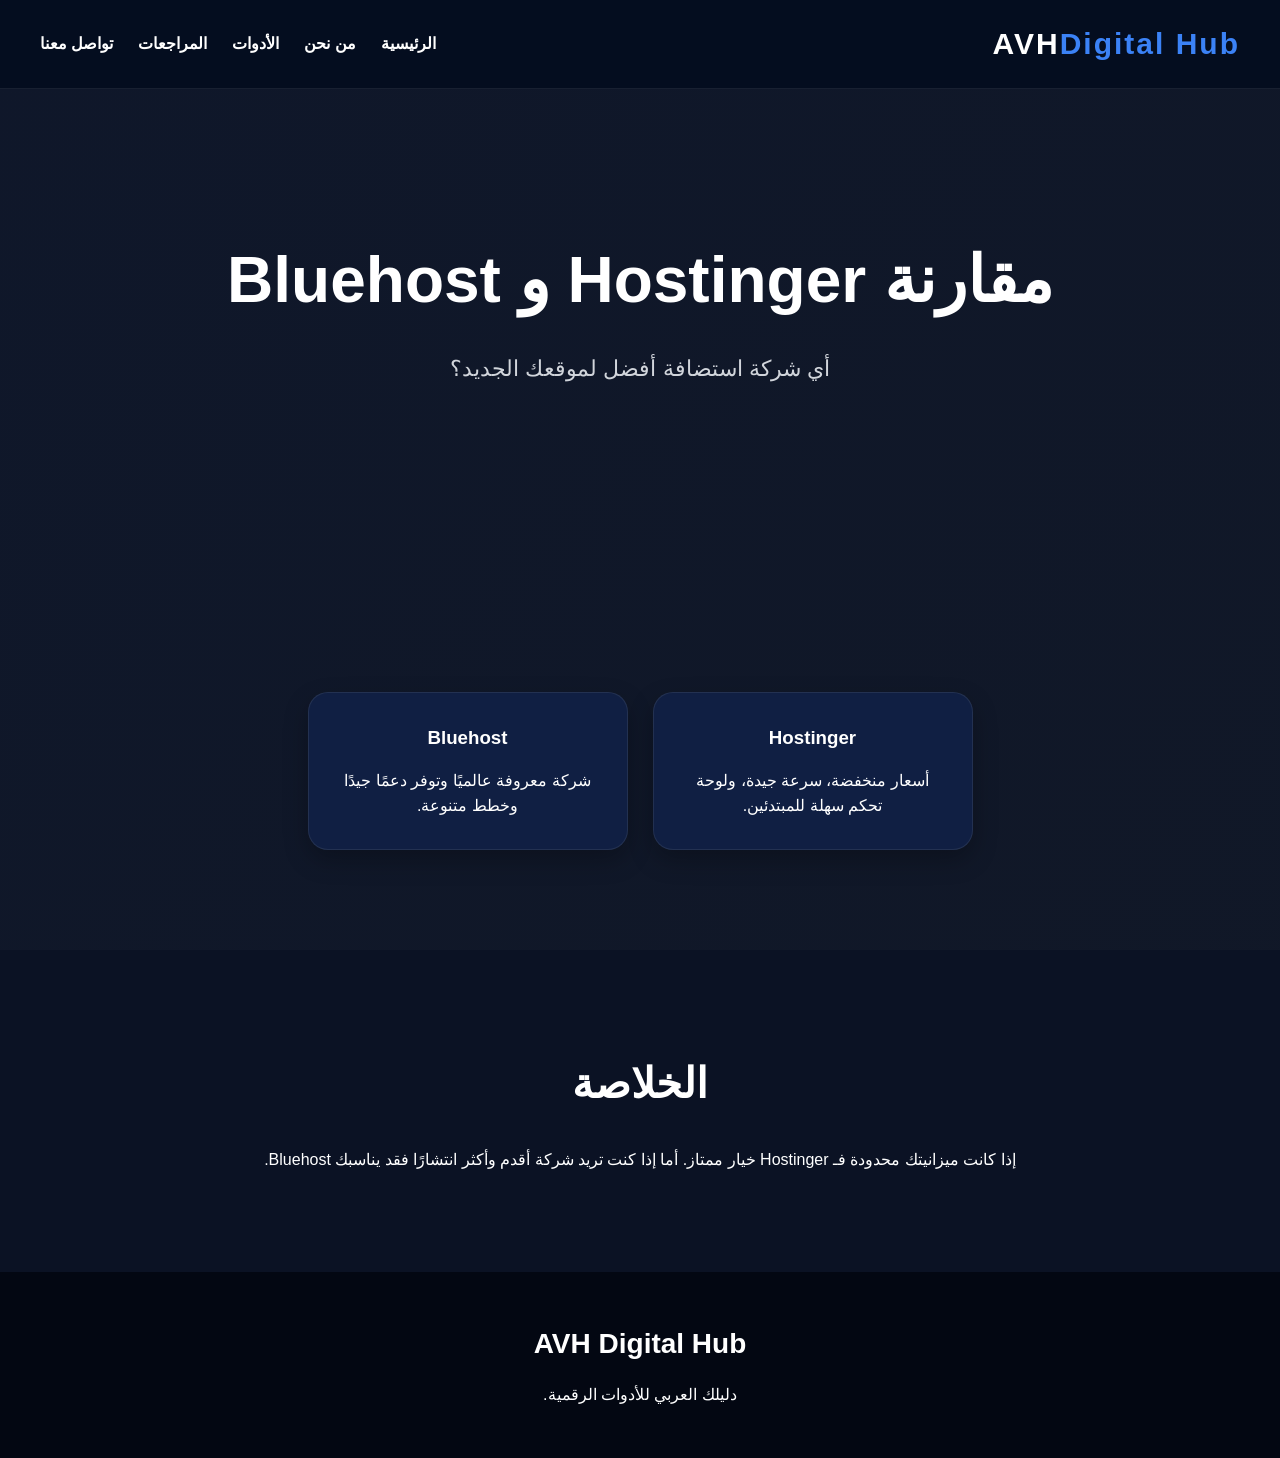
<file: hostinger-vs-bluehost.html>
<!DOCTYPE html>
<html lang="ar" dir="rtl">
<head>
<meta charset="UTF-8">
<meta name="viewport" content="width=device-width, initial-scale=1.0">
<title>Hostinger vs Bluehost</title>

<link rel="stylesheet" href="assets/css/style.css">
</head>

<body>

<nav class="navbar">
<div class="logo">
AVH<span>Digital Hub</span>
</div>

<ul class="nav-links">
<li><a href="index.html">الرئيسية</a></li>
<li><a href="about.html">من نحن</a></li>
<li><a href="tools.html">الأدوات</a></li>
<li><a href="reviews.html">المراجعات</a></li>
<li><a href="contact.html">تواصل معنا</a></li>
</ul>
</nav>

<section class="hero">
<h1>مقارنة Hostinger و Bluehost</h1>
<p>أي شركة استضافة أفضل لموقعك الجديد؟</p>
</section>

<section class="section">

<div class="cards">

<div class="card">
<h3>Hostinger</h3>
<p>
أسعار منخفضة، سرعة جيدة، ولوحة تحكم سهلة للمبتدئين.
</p>
</div>

<div class="card">
<h3>Bluehost</h3>
<p>
شركة معروفة عالميًا وتوفر دعمًا جيدًا وخطط متنوعة.
</p>
</div>

</div>

</section>

<section class="section dark">

<h2>الخلاصة</h2>

<p>
إذا كانت ميزانيتك محدودة فـ Hostinger خيار ممتاز.
أما إذا كنت تريد شركة أقدم وأكثر انتشارًا فقد يناسبك Bluehost.
</p>

</section>

<footer class="footer">
<h3>AVH Digital Hub</h3>
<p>دليلك العربي للأدوات الرقمية.</p>
</footer>

</body>
</html>
</file>
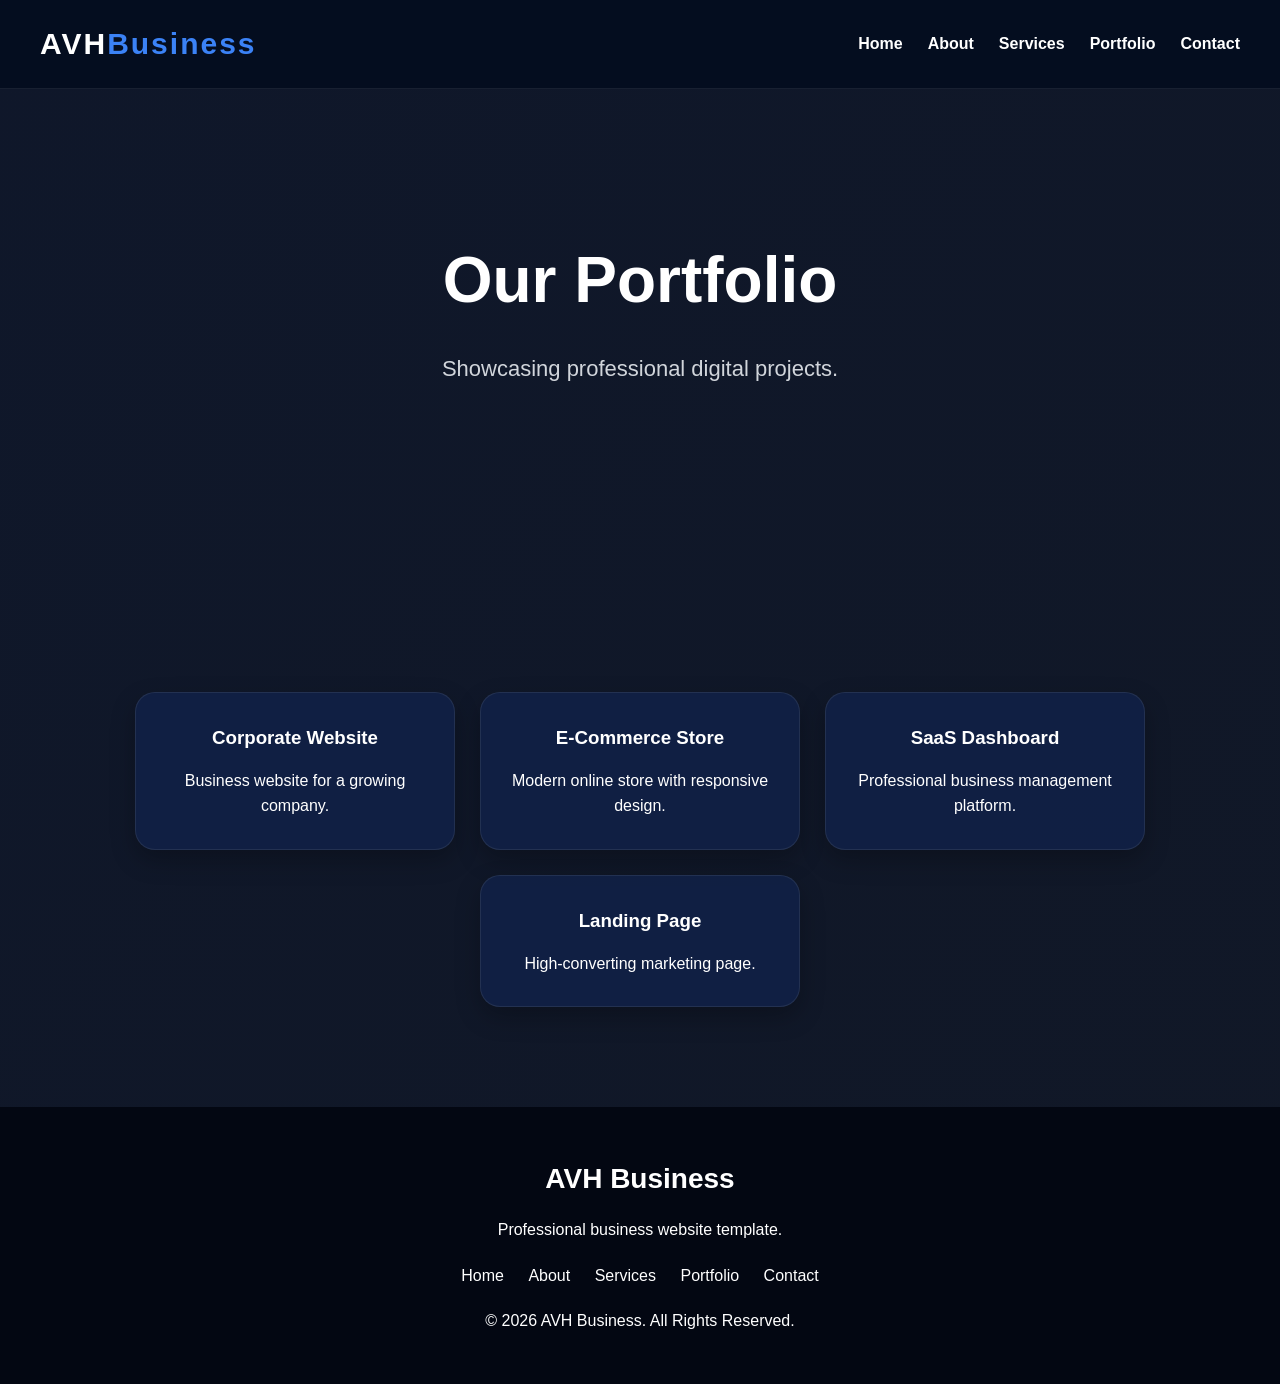
<file: portfolio.html>
<!DOCTYPE html>
<html lang="en">
<head>
<meta charset="UTF-8">
<meta name="viewport" content="width=device-width, initial-scale=1.0">
<title>Portfolio - AVH Business</title>

<link rel="stylesheet" href="assets/css/style.css">
</head>

<body>

<nav class="navbar">
<div class="logo">
AVH<span>Business</span>
</div>

<ul class="nav-links">
<li><a href="index.html">Home</a></li>
<li><a href="about.html">About</a></li>
<li><a href="services.html">Services</a></li>
<li><a href="portfolio.html">Portfolio</a></li>
<li><a href="contact.html">Contact</a></li>
</ul>
</nav>

<header class="hero">
<h1>Our Portfolio</h1>
<p>Showcasing professional digital projects.</p>
</header>

<section class="section">

<div class="cards">

<div class="card">
<h3>Corporate Website</h3>
<p>Business website for a growing company.</p>
</div>

<div class="card">
<h3>E-Commerce Store</h3>
<p>Modern online store with responsive design.</p>
</div>

<div class="card">
<h3>SaaS Dashboard</h3>
<p>Professional business management platform.</p>
</div>

<div class="card">
<h3>Landing Page</h3>
<p>High-converting marketing page.</p>
</div>

</div>

</section>

<footer class="footer">

<h3>AVH Business</h3>

<p>Professional business website template.</p>

<div class="footer-links">
<a href="index.html">Home</a>
<a href="about.html">About</a>
<a href="services.html">Services</a>
<a href="portfolio.html">Portfolio</a>
<a href="contact.html">Contact</a>
</div>

<p>© 2026 AVH Business. All Rights Reserved.</p>

</footer>

</body>
</html>
</file>
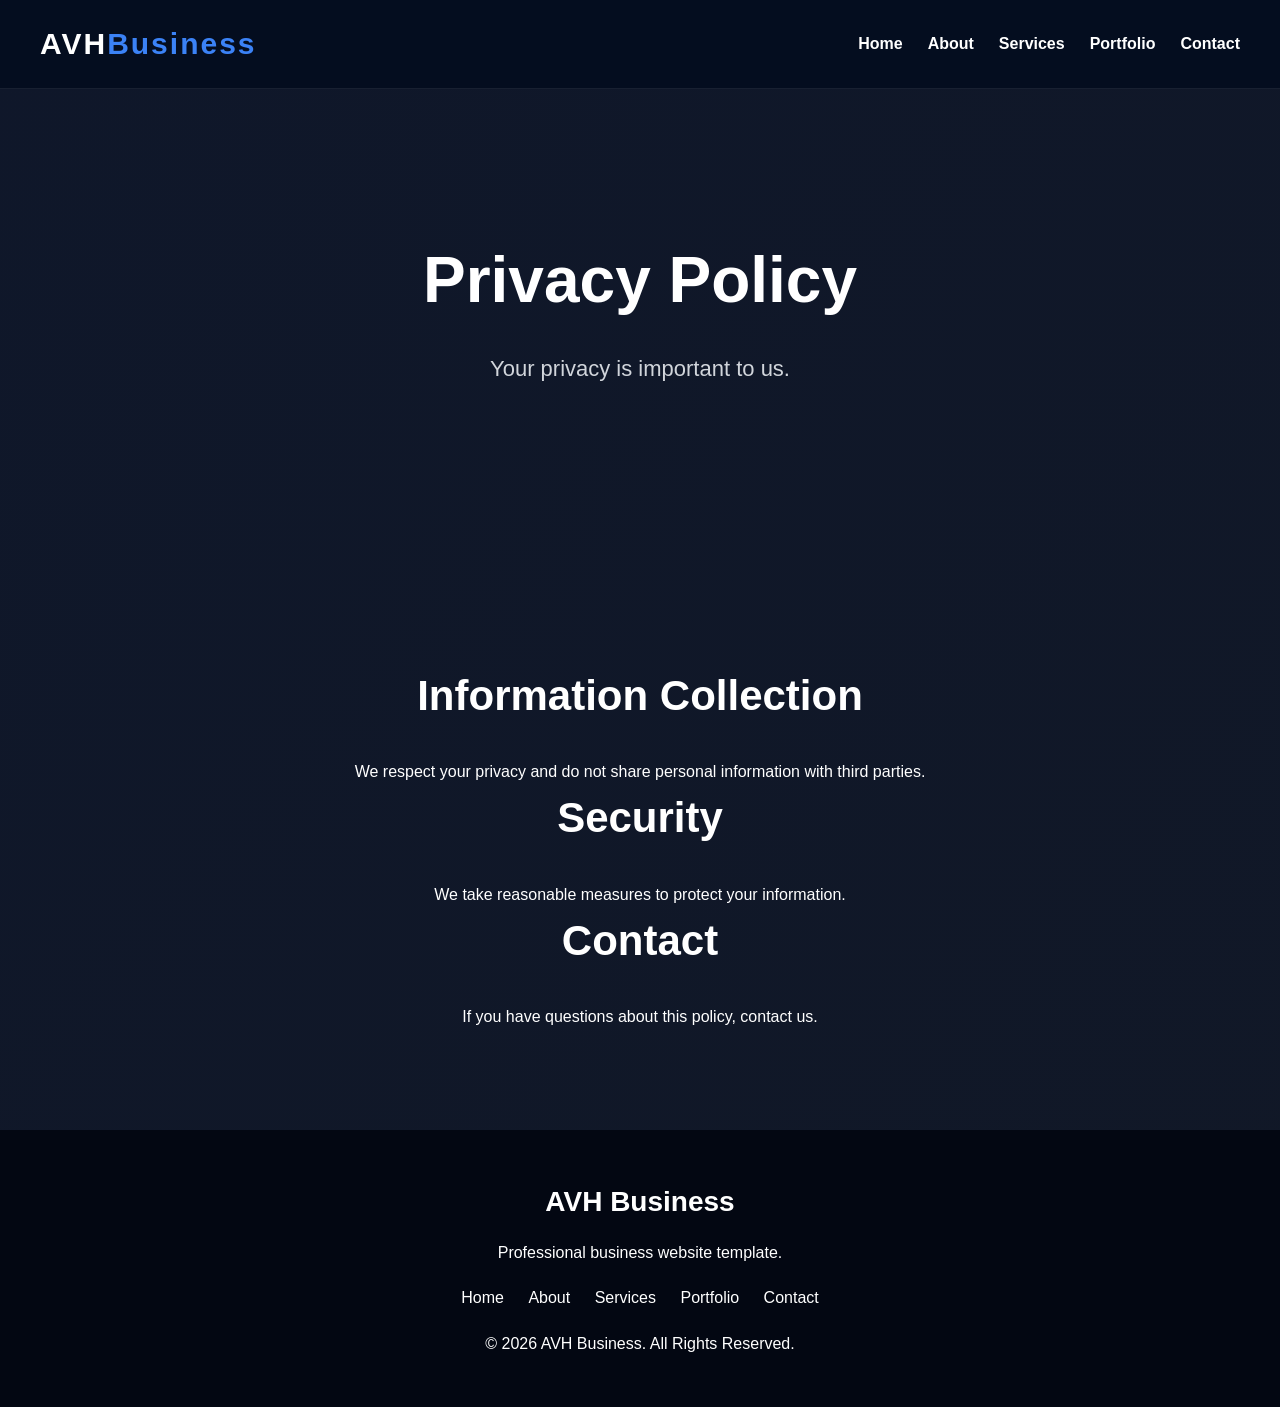
<file: privacy.html>
<!DOCTYPE html>
<html lang="en">
<head>
<meta charset="UTF-8">
<meta name="viewport" content="width=device-width, initial-scale=1.0">
<title>Privacy Policy - AVH Business</title>
<link rel="stylesheet" href="assets/css/style.css">
</head>
<body>

<nav class="navbar">
<div class="logo">AVH<span>Business</span></div>

<ul class="nav-links">
<li><a href="index.html">Home</a></li>
<li><a href="about.html">About</a></li>
<li><a href="services.html">Services</a></li>
<li><a href="portfolio.html">Portfolio</a></li>
<li><a href="contact.html">Contact</a></li>
</ul>
</nav>

<header class="hero">
<h1>Privacy Policy</h1>
<p>Your privacy is important to us.</p>
</header>

<section class="section">
<h2>Information Collection</h2>
<p>We respect your privacy and do not share personal information with third parties.</p>

<h2>Security</h2>
<p>We take reasonable measures to protect your information.</p>

<h2>Contact</h2>
<p>If you have questions about this policy, contact us.</p>
</section>

<footer class="footer">
<h3>AVH Business</h3>
<p>Professional business website template.</p>

<div class="footer-links">
<a href="index.html">Home</a>
<a href="about.html">About</a>
<a href="services.html">Services</a>
<a href="portfolio.html">Portfolio</a>
<a href="contact.html">Contact</a>
</div>

<p>© 2026 AVH Business. All Rights Reserved.</p>
</footer>

</body>
</html>
</file>
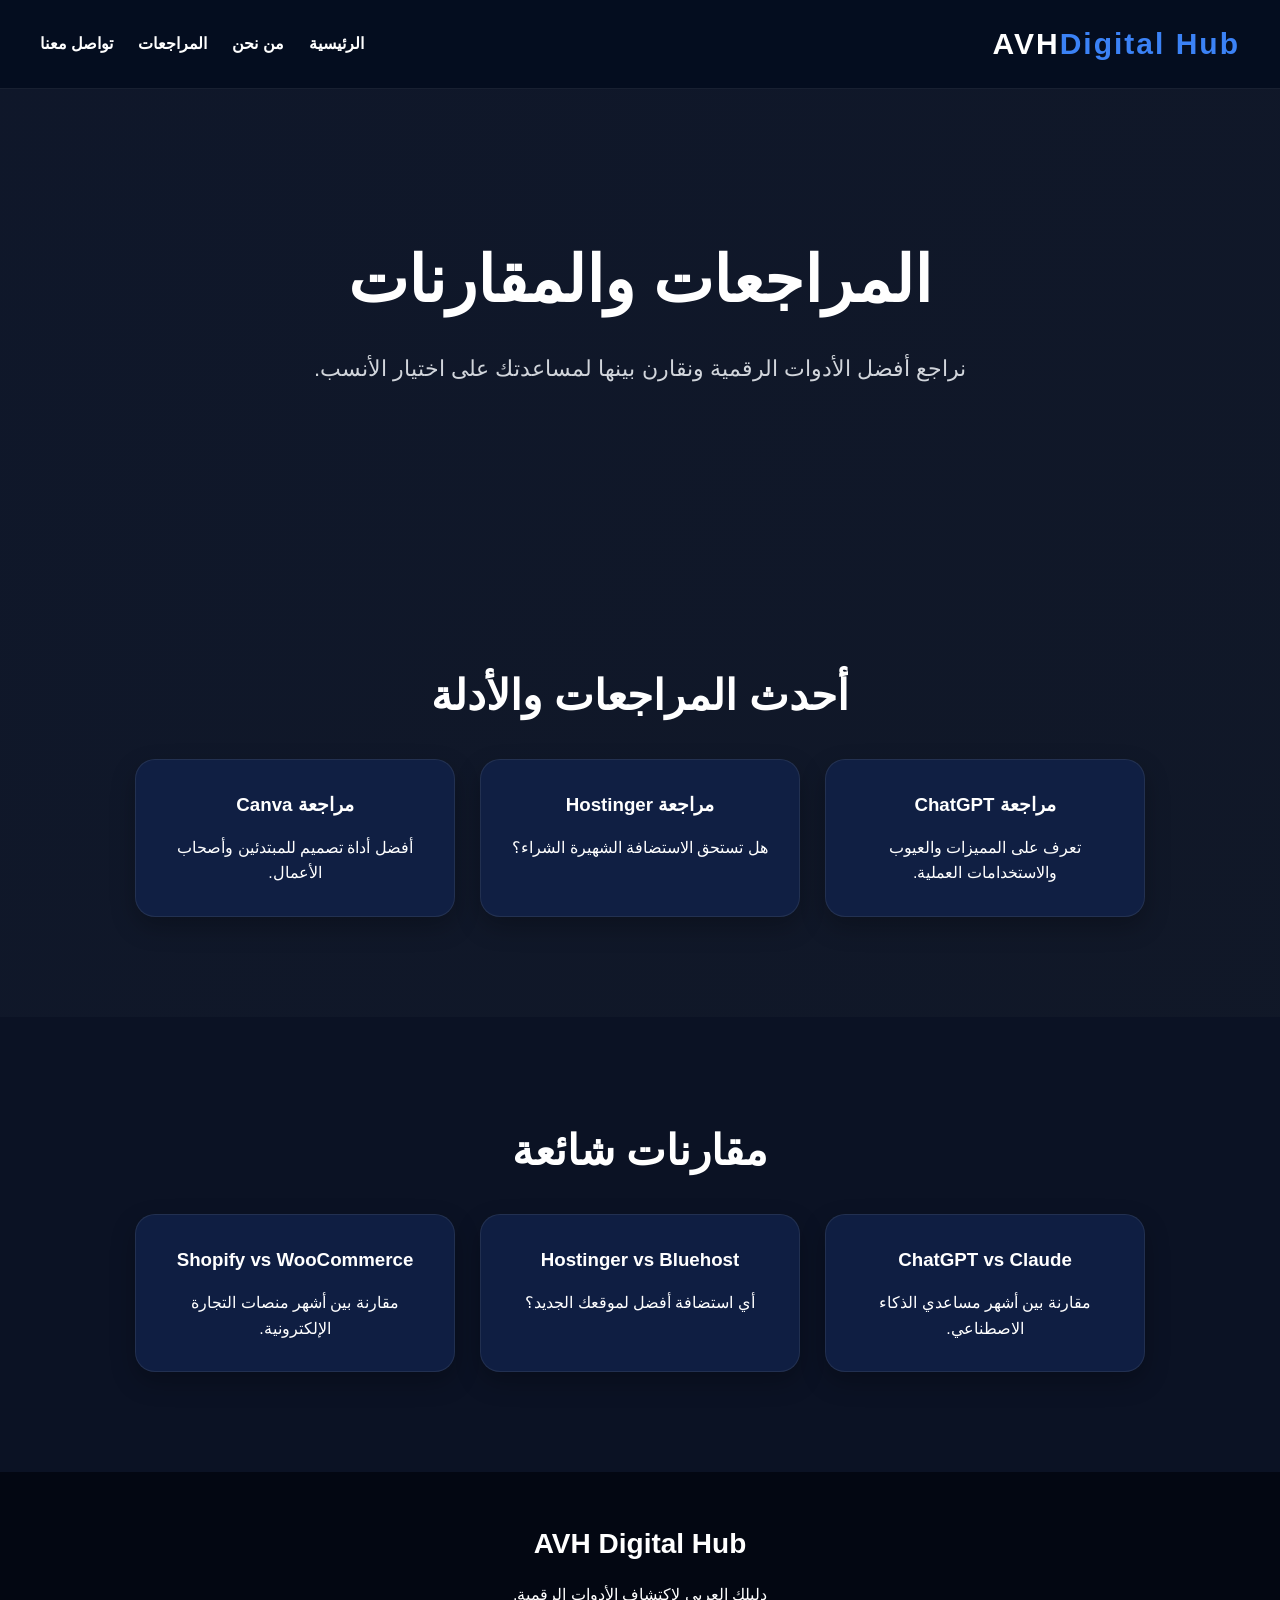
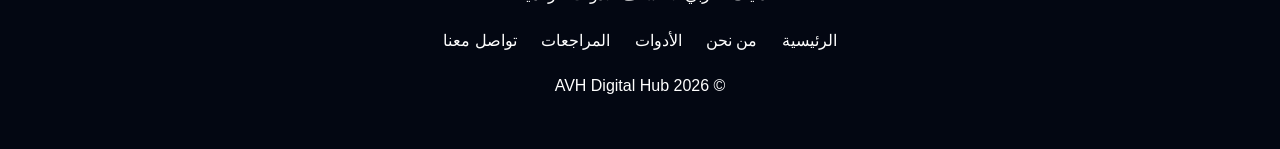
<file: reviews.html>
<!DOCTYPE html>
<html lang="ar" dir="rtl">
<head>
<meta charset="UTF-8">
<meta name="viewport" content="width=device-width, initial-scale=1.0">
<title>المراجعات - AVH Digital Hub</title>
<link rel="stylesheet" href="assets/css/style.css">
</head>
<body>
<nav class="navbar">
<div class="logo">
AVH<span>Digital Hub</span>
</div>
<ul class="nav-links">
<li><a href="index.html">الرئيسية</a></li>
<li><a href="about.html">من نحن</a></li>
<li><a href="services.html>الأدوات</a></li>
<li><a href="reviews.html">المراجعات</a></li>
<li><a href="contact.html">تواصل معنا</a></li>
</ul>
</nav>
<section class="hero">
<h1>المراجعات والمقارنات</h1>
<p>
نراجع أفضل الأدوات الرقمية ونقارن بينها لمساعدتك على اختيار الأنسب.
</p>
</section>
<section class="section">
<h2>أحدث المراجعات والأدلة</h2>
<div class="cards">
<a href="chatgpt-review.html" class="card">
<h3>مراجعة ChatGPT</h3>
<p>تعرف على المميزات والعيوب والاستخدامات العملية.</p>
</a>
<a href="hostinger-review.html" class="card">
<h3>مراجعة Hostinger</h3>
<p>هل تستحق الاستضافة الشهيرة الشراء؟</p>
</a>
<a href="canva-review.html" class="card">
<h3>مراجعة Canva</h3>
<p>أفضل أداة تصميم للمبتدئين وأصحاب الأعمال.</p>
</a>
</section>
<section class="section dark">
<h2>مقارنات شائعة</h2>

<div class="cards">

<a href="chatgpt-vs-claude.html" class="card">
<h3>ChatGPT vs Claude</h3>
<p>مقارنة بين أشهر مساعدي الذكاء الاصطناعي.</p>
</a>

<a href="hostinger-vs-bluehost.html" class="card">
<h3>Hostinger vs Bluehost</h3>
<p>أي استضافة أفضل لموقعك الجديد؟</p>
</a>


  <a href="shopify-vs-woocommerce.html" class="card">
<h3>Shopify vs WooCommerce</h3>
<p>مقارنة بين أشهر منصات التجارة الإلكترونية.</p>
</a>

</div>

</section>
<footer class="footer">
<h3>AVH Digital Hub</h3>
<p>دليلك العربي لاكتشاف الأدوات الرقمية.</p>
<div class="footer-links">
<a href="index.html">الرئيسية</a>
<a href="about.html">من نحن</a>
<a href=" services.html ">الأدوات</a>
<a href="reviews.html">المراجعات</a>
<a href="contact.html">تواصل معنا</a>
</div>
<p>© 2026 AVH Digital Hub</p>
</footer>
</body>
</html>
</file>
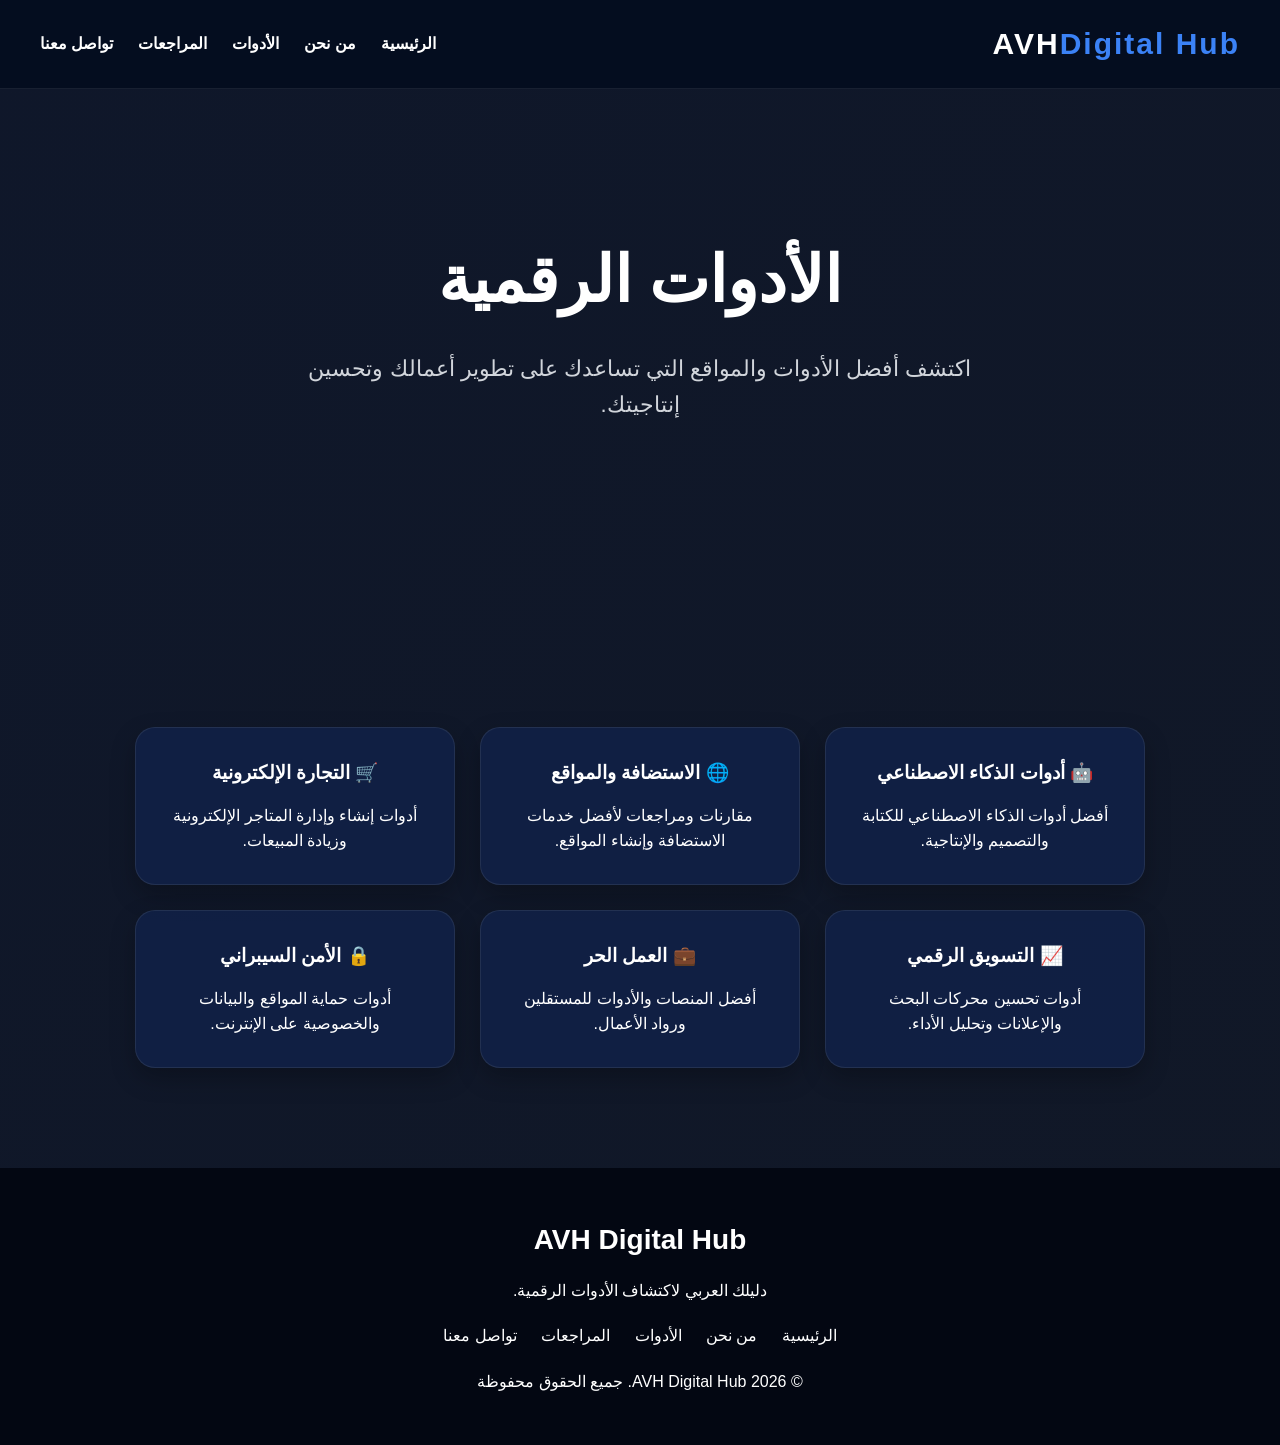
<file: services.html>
<!DOCTYPE html>
<html lang="ar" dir="rtl">

<head>
<meta charset="UTF-8">
<meta name="viewport" content="width=device-width, initial-scale=1.0">
<title>الأدوات الرقمية - AVH Digital Hub</title>

<link rel="stylesheet" href="assets/css/style.css">
</head>

<body>

<nav class="navbar">

<div class="logo">
AVH<span>Digital Hub</span>
</div>

<ul class="nav-links">
<li><a href="index.html">الرئيسية</a></li>
<li><a href="about.html">من نحن</a></li>
<li><a href="services.html">الأدوات</a></li>
<li><a href="reviews.html">المراجعات</a></li>
<li><a href="contact.html">تواصل معنا</a></li>
</ul>

</nav>

<header class="hero">

<h1>الأدوات الرقمية</h1>

<p>
اكتشف أفضل الأدوات والمواقع التي تساعدك على تطوير أعمالك وتحسين إنتاجيتك.
</p>

</header>

<section class="section">

<div class="cards">

<div class="card">
<h3>🤖 أدوات الذكاء الاصطناعي</h3>
<p>أفضل أدوات الذكاء الاصطناعي للكتابة والتصميم والإنتاجية.</p>
</div>

<div class="card">
<h3>🌐 الاستضافة والمواقع</h3>
<p>مقارنات ومراجعات لأفضل خدمات الاستضافة وإنشاء المواقع.</p>
</div>

<div class="card">
<h3>🛒 التجارة الإلكترونية</h3>
<p>أدوات إنشاء وإدارة المتاجر الإلكترونية وزيادة المبيعات.</p>
</div>

<div class="card">
<h3>📈 التسويق الرقمي</h3>
<p>أدوات تحسين محركات البحث والإعلانات وتحليل الأداء.</p>
</div>

<div class="card">
<h3>💼 العمل الحر</h3>
<p>أفضل المنصات والأدوات للمستقلين ورواد الأعمال.</p>
</div>

<div class="card">
<h3>🔒 الأمن السيبراني</h3>
<p>أدوات حماية المواقع والبيانات والخصوصية على الإنترنت.</p>
</div>

</div>

</section>

<footer class="footer">

<h3>AVH Digital Hub</h3>

<p>دليلك العربي لاكتشاف الأدوات الرقمية.</p>

<div class="footer-links">
<a href="index.html">الرئيسية</a>
<a href="about.html">من نحن</a>
<a href="services.html">الأدوات</a>
<a href="reviews.html">المراجعات</a>
<a href="contact.html">تواصل معنا</a>
</div>

<p>© 2026 AVH Digital Hub. جميع الحقوق محفوظة</p>

</footer>

</body>
</html>
</file>
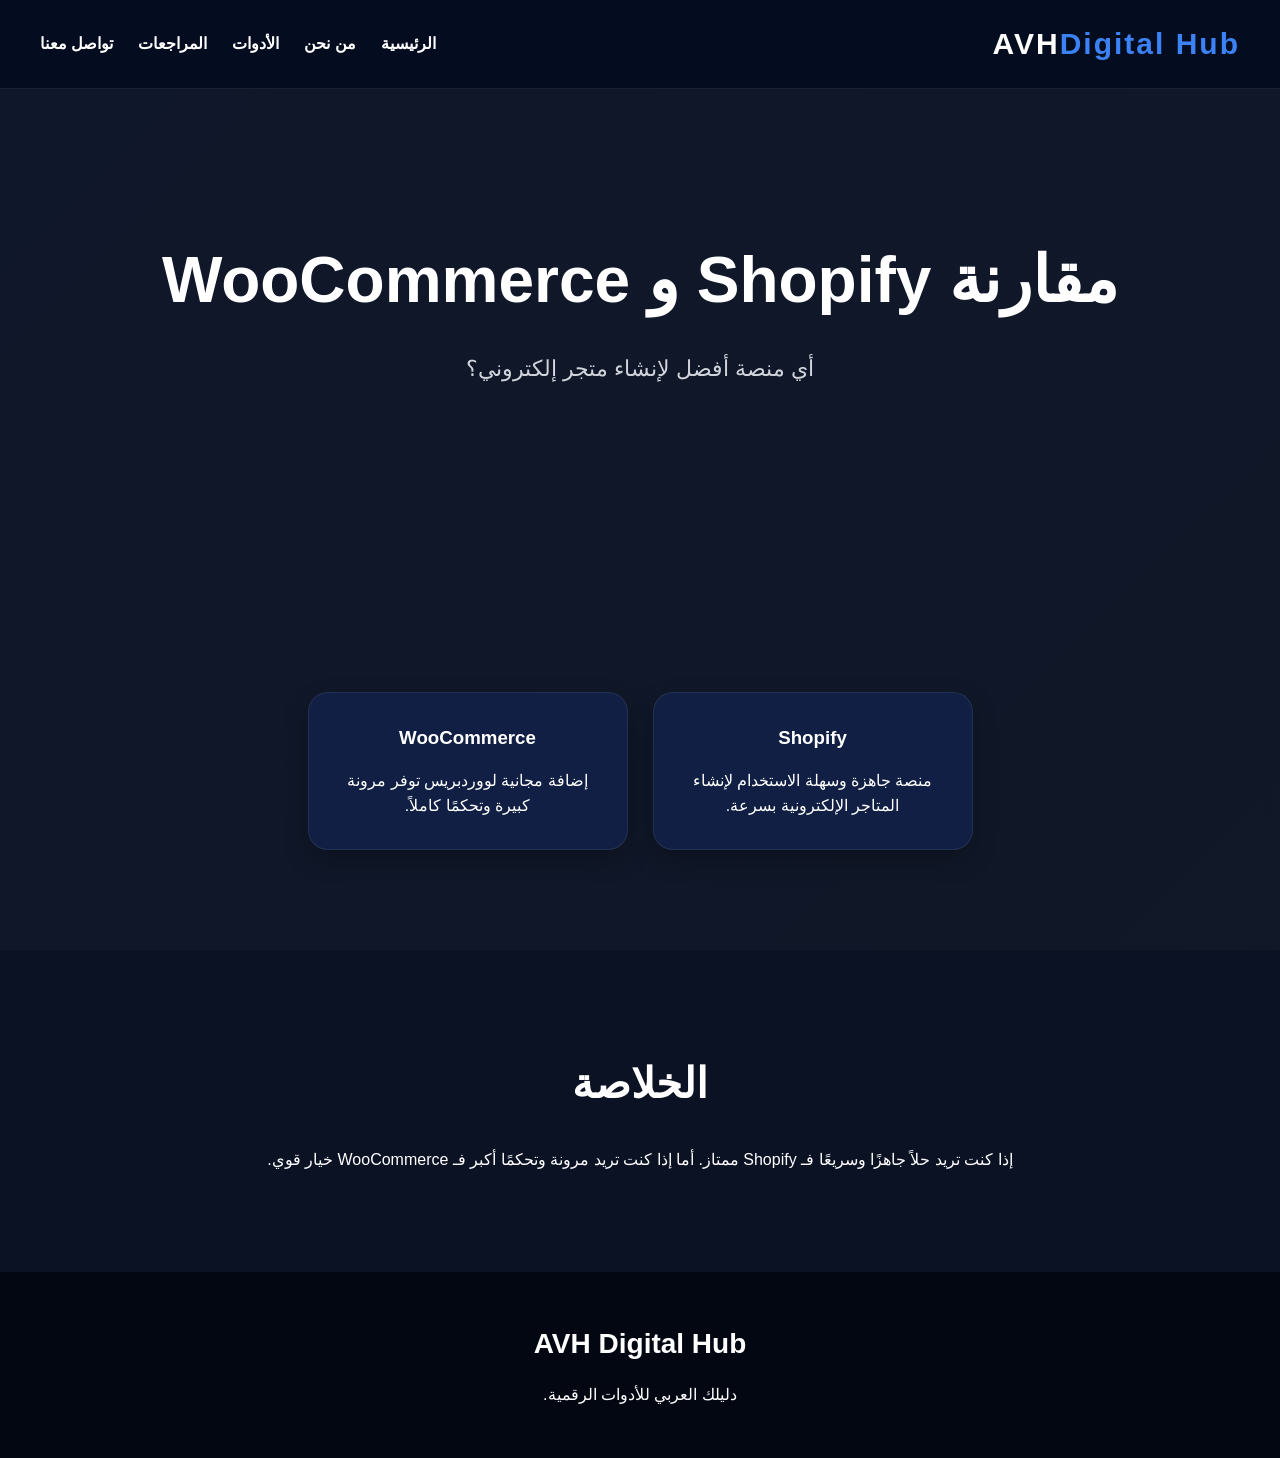
<file: shopify-vs-woocommerce.html>
<!DOCTYPE html>
<html lang="ar" dir="rtl">
<head>
<meta charset="UTF-8">
<meta name="viewport" content="width=device-width, initial-scale=1.0">
<title>Shopify vs WooCommerce</title>

<link rel="stylesheet" href="assets/css/style.css">
</head>

<body>

<nav class="navbar">
<div class="logo">
AVH<span>Digital Hub</span>
</div>

<ul class="nav-links">
<li><a href="index.html">الرئيسية</a></li>
<li><a href="about.html">من نحن</a></li>
<li><a href="tools.html">الأدوات</a></li>
<li><a href="reviews.html">المراجعات</a></li>
<li><a href="contact.html">تواصل معنا</a></li>
</ul>
</nav>

<section class="hero">
<h1>مقارنة Shopify و WooCommerce</h1>
<p>أي منصة أفضل لإنشاء متجر إلكتروني؟</p>
</section>

<section class="section">

<div class="cards">

<div class="card">
<h3>Shopify</h3>
<p>
منصة جاهزة وسهلة الاستخدام لإنشاء المتاجر الإلكترونية بسرعة.
</p>
</div>

<div class="card">
<h3>WooCommerce</h3>
<p>
إضافة مجانية لووردبريس توفر مرونة كبيرة وتحكمًا كاملاً.
</p>
</div>

</div>

</section>

<section class="section dark">

<h2>الخلاصة</h2>

<p>
إذا كنت تريد حلاً جاهزًا وسريعًا فـ Shopify ممتاز.
أما إذا كنت تريد مرونة وتحكمًا أكبر فـ WooCommerce خيار قوي.
</p>

</section>

<footer class="footer">
<h3>AVH Digital Hub</h3>
<p>دليلك العربي للأدوات الرقمية.</p>
</footer>

</body>
</html>
</file>
<file: assets/css/style.css>
*{
margin:0;
padding:0;
box-sizing:border-box;
font-family:Arial,sans-serif;
}

body{
background:linear-gradient(135deg,#0f172a,#111827);
color:white;
line-height:1.6;
}

.navbar{
display:flex;
justify-content:space-between;
align-items:center;
padding:20px 40px;
background:rgba(5,13,31,0.95);
backdrop-filter:blur(10px);
position:sticky;
top:0;
z-index:1000;
border-bottom:1px solid rgba(255,255,255,0.08);
}

.logo{
font-size:30px;
font-weight:800;
letter-spacing:2px;
}

.logo span{
color:#3b82f6;
}

.nav-links{
display:flex;
list-style:none;
gap:25px;
}

.nav-links a{
color:white;
text-decoration:none;
font-weight:600;
transition:0.3s;
}

.nav-links a:hover{
color:#60a5fa;
}

.hero{
text-align:center;
padding:140px 20px;
}

.hero h1{
font-size:64px;
font-weight:800;
margin-bottom:20px;
}

.hero p{
font-size:22px;
max-width:700px;
margin:auto;
margin-bottom:35px;
color:#d1d5db;
}

.btn{
display:inline-block;
background:#3b82f6;
color:white;
padding:15px 35px;
border-radius:12px;
text-decoration:none;
font-weight:bold;
transition:0.3s;
}

.btn:hover{
transform:scale(1.05);
}

.stats{
display:flex;
justify-content:center;
flex-wrap:wrap;
gap:20px;
padding:60px 20px;
}

.stat-card{
background:rgba(17,34,74,0.8);
padding:30px;
border-radius:20px;
width:220px;
text-align:center;
border:1px solid rgba(255,255,255,0.08);
}

.stat-card h3{
font-size:42px;
color:#3b82f6;
margin-bottom:10px;
}

.section{
padding:100px 20px;
text-align:center;
}

.section h2{
font-size:42px;
margin-bottom:30px;
}

.cards{
display:flex;
justify-content:center;
flex-wrap:wrap;
gap:25px;
margin-top:30px;
}

.card{
background:rgba(17,34,74,0.8);
padding:30px;
border-radius:20px;
width:320px;
border:1px solid rgba(255,255,255,0.08);
box-shadow:0 10px 25px rgba(0,0,0,0.25);
transition:0.3s;
}

.card:hover{
transform:translateY(-10px);
}

.card h3{
margin-bottom:15px;
}

.dark{
background:#0b1224;
}

.footer{
background:#030712;
padding:50px 20px;
text-align:center;
}

.footer h3{
font-size:28px;
margin-bottom:15px;
}

.footer-links{
margin:20px 0;
}

.footer-links a{
color:white;
text-decoration:none;
margin:0 10px;
}

.footer-links a:hover{
color:#3b82f6;
}

@media(max-width:768px){

.navbar{
flex-direction:column;
gap:15px;
}

.nav-links{
flex-wrap:wrap;
justify-content:center;
}

.hero h1{
font-size:42px;
}

.hero p{
font-size:18px;
}

.card{
width:100%;
max-width:350px;
}

}
.contact-form{
    max-width:600px;
    margin:0 auto;
    display:flex;
    flex-direction:column;
    gap:15px;
}

.contact-form input,
.contact-form textarea{
    width:100%;
    padding:12px;
    border:none;
    border-radius:8px;
    background:#fff;
}

.contact-form button{
    padding:12px;
    border:none;
    border-radius:8px;
    cursor:pointer;
}
@media (max-width:768px){

.navbar{
    flex-direction:column;
    gap:10px;
}

.nav-links{
    flex-wrap:wrap;
    justify-content:center;
    gap:10px;
}
    .contact-form button{
background:#3b82f6;
color:white;
font-weight:bold;
}
    .card{
text-decoration:none;
color:white;
display:block;
}

.card:hover{
color:white;
}

}
a.card{
display:block;
text-decoration:none;
color:inherit;
}

a.card:hover{
transform:translateY(-5px);
}
</file>
